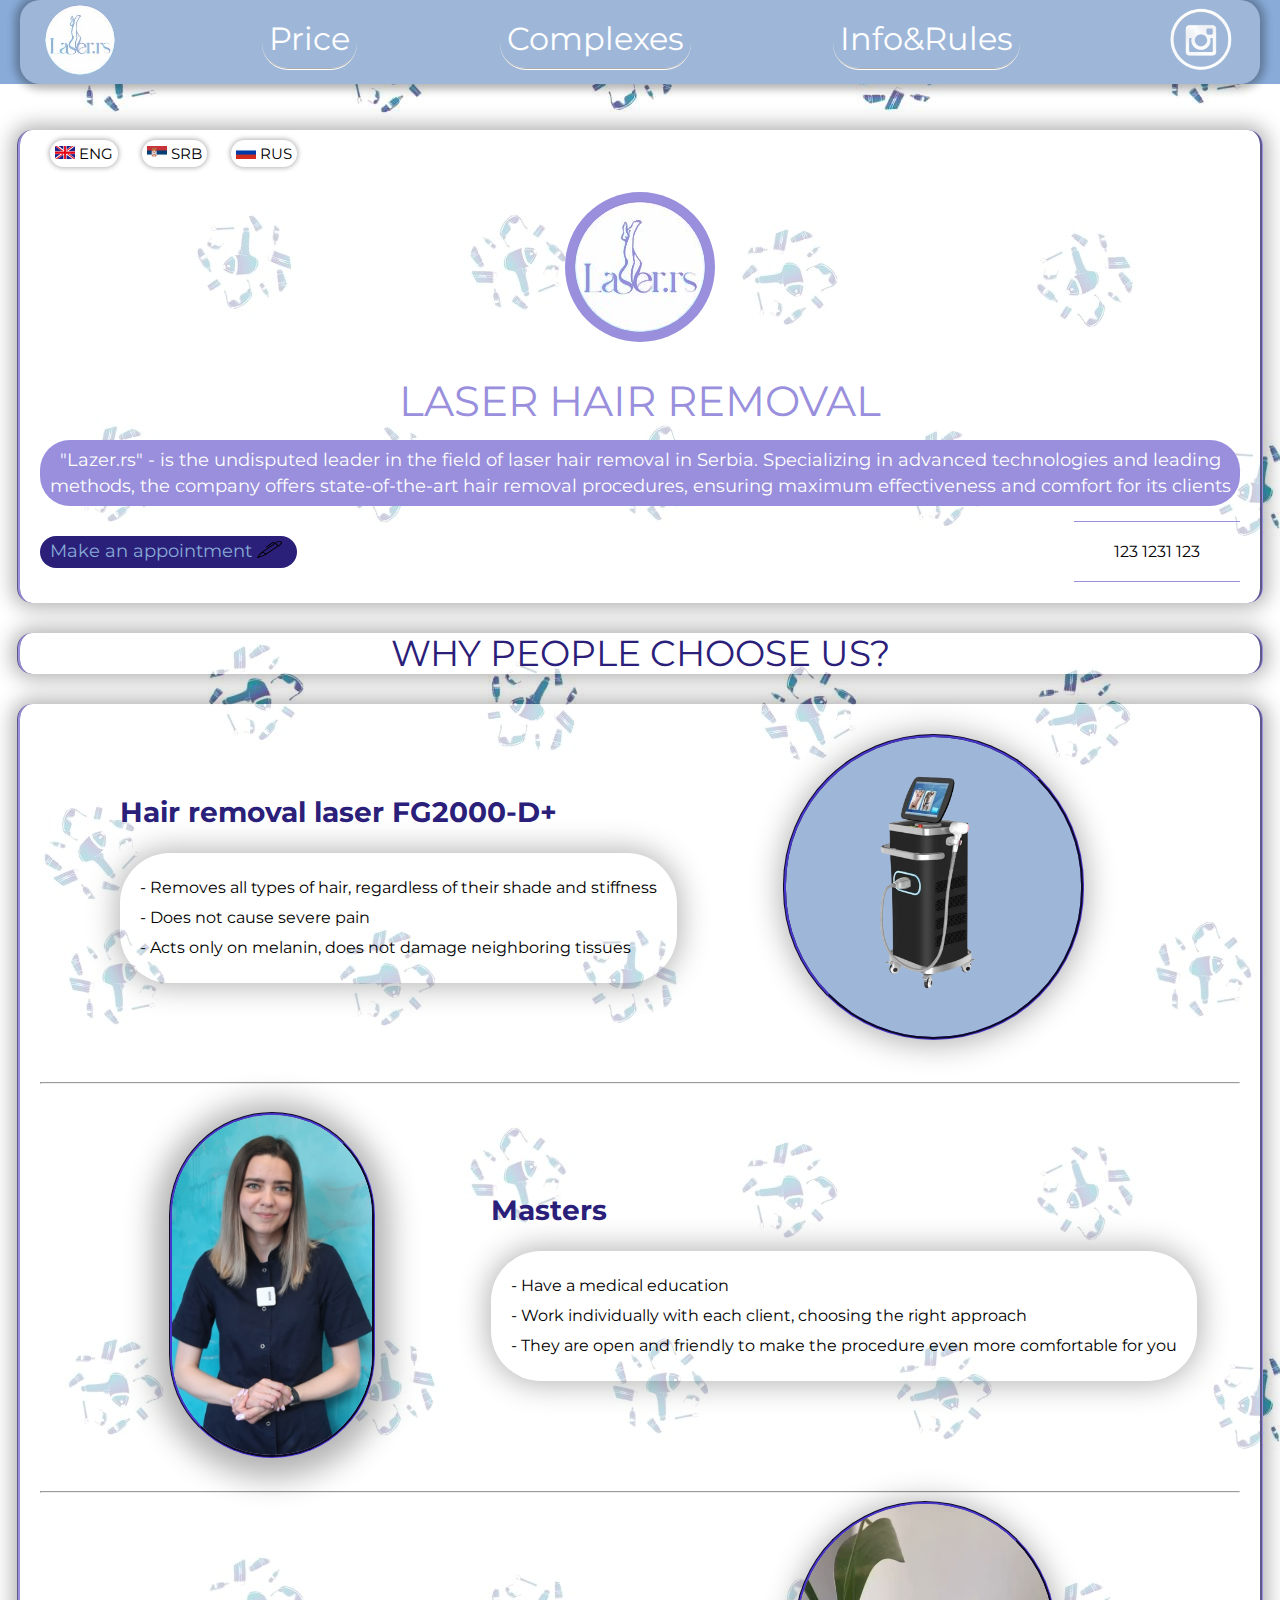
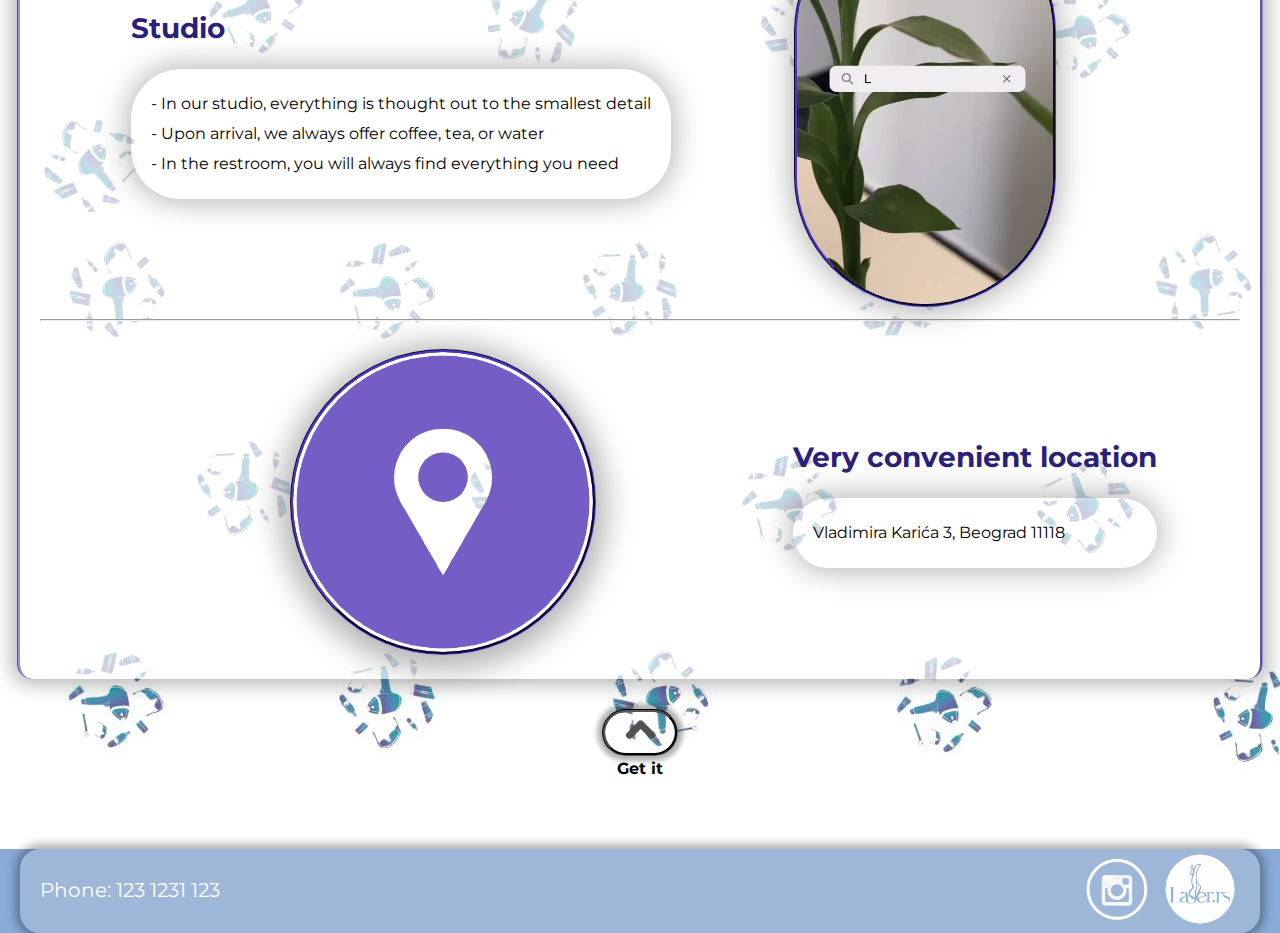
<file: index.html>
<!DOCTYPE html>
<html lang="en">
  <head>
    <meta charset="UTF-8" />
    <meta name="viewport" content="width=device-width, initial-scale=1.0" />
    <link rel="stylesheet" href="CSS/normalize.css" />
    <link rel="preconnect" href="https://fonts.googleapis.com" />
    <link rel="preconnect" href="https://fonts.gstatic.com" crossorigin />
    <link
      href="https://fonts.googleapis.com/css2?family=Inter:wght@400;700&family=Montserrat:wght@400;700&family=Poppins:wght@400;500;900&display=swap"
      rel="stylesheet"
    />
    <link type="image/x-icon" href="images/icon.ico" rel="shortcut icon" />
    <link rel="stylesheet" href="CSS/index.css" />
    <title>Laser.rs</title>
  </head>
  <body>
    <div id="wrap">
      <div class="static-header"></div>
      <header class="header">
        <div class="container-nav">
          <nav class="nav">
            <ul class="set-info">
              <li class="item-info item-info-lang">
                <a class="item-info-link-img" href="#">
                  <img
                    class="logo"
                    src="images/logo-removebg-preview.svg"
                    alt="logo"
                  />
                </a>
              </li>
              <li class="item-info">
                <a class="item-info-link lang" href="price.html" key="price"
                  >Price</a
                >
              </li>
              <li class="item-info">
                <a
                  class="item-info-link lang"
                  href="complexes.html"
                  key="discount"
                  >Complexes</a
                >
              </li>
              <li class="item-info">
                <a
                  class="item-info-link lang"
                  href="info&rules.html"
                  key="infoAndRules"
                  >Info&Rules</a
                >
              </li>
              <li class="item-info">
                <a
                  class="item-info-link-img"
                  href="https://www.instagram.com/laser.rs/"
                  target="_blank"
                  ><img
                    class="icon-inst"
                    src="images/instagram-icon.png"
                    alt="icon-inst"
                /></a>
              </li>
            </ul>

            <ul class="set-info-mobile">
              <li class="dropdown">
                <button onclick="firstFunction()" class="dropbtn"></button>
                <div id="dropdown-js" class="dropdown-content">
                  <a
                    class="item-info-link-mobile lang"
                    href="price.html"
                    key="price"
                    >Price</a
                  >
                  <a
                    class="item-info-link-mobile lang"
                    href="complexes.html"
                    key="discount"
                    >Complexes</a
                  >
                  <a
                    class="item-info-link-mobile lang"
                    href="info&rules.html"
                    key="infoAndRules"
                    >Info&Rules</a
                  >
                </div>
              </li>
              <li class="item-info-mobile">
                <a class="item-info-link-img-mobile" href="#">
                  <img
                    class="logo-mobile"
                    src="images/logo-removebg-preview.svg"
                    alt="logo"
                  />
                </a>
                <a
                  class="item-info-link-img-mobile"
                  href="https://www.instagram.com/laser.rs/"
                  target="_blank"
                  ><img
                    class="icon-inst-mobile"
                    src="images/instagram-icon.png"
                    alt="icon-inst"
                /></a>
              </li>
            </ul>
          </nav>
        </div>
      </header>

      <main class="main">
        <section class="laser-hair-removal">
          <div class="container" id="container">
            <button id="en" class="translate">
              <img src="images/flag-uk.jpg" alt="UK" /> ENG
            </button>
            <button id="rs" class="translate">
              <img src="images/flag-rs.png" alt="RS" /> SRB
            </button>
            <button id="ru" class="translate">
              <img src="images/flag-ru.png" alt="RU" /> RUS
            </button>

            <p class="core-logo-p">
              <img
                class="core-logo"
                src="images/logo-removebg-preview.svg"
                alt=""
              />
            </p>
            <h1 class="title lang" key="coreTitle" id="1">
              laser hair removal
            </h1>
            <p class="lazer-rs-is lang" key="lazerRsIs">
              "Lazer.rs" - is the undisputed leader in the field of laser hair
              removal in Serbia. Specializing in advanced technologies and
              leading methods, the company offers state-of-the-art hair removal
              procedures, ensuring maximum effectiveness and comfort for its
              clients
            </p>
            <ul class="contacts-set">
              <li class="contacts-item">
                <a
                  href="https://www.instagram.com/laser.rs/"
                  target="_blank"
                  class="contacts-text"
                >
                  <p class="contacts-link lang" key="appointment">
                    Make an appointment
                  </p>
                  <p>
                    <img class="contacts-img" src="images/pen.png" alt="Pen" />
                  </p>
                </a>
              </li>
              <li class="contacts-item">
                <a href="tel:" id="text-phone">123 1231 123</a>
              </li>
              <li class="contacts-item" id="item-link-img-phone-1251">
                <a href="tel:" class="contact-link">
                  <img
                    class="contacts-img"
                    id="contacts-img-phone"
                    src="images/phone3.png"
                    alt="Phone"
                /></a>
              </li>
            </ul>

            <ul class="contacts-set-mobile">
              <li class="contacts-item">
                <a
                  href="https://www.instagram.com/laser.rs/"
                  target="_blank"
                  class="contacts-text"
                >
                  <p class="contacts-link lang" key="appointment">
                    Make an appointment
                  </p>
                  <p>
                    <img class="contacts-img" src="images/pen.png" alt="Pen" />
                  </p>
                </a>
              </li>
              <li class="contacts-item">
                <a href="tel:" class="contact-link">
                  <img
                    class="contacts-img"
                    id="contacts-img-phone"
                    src="images/phone3.png"
                    alt="Phone"
                /></a>
              </li>
            </ul>
          </div>
        </section>

        <section class="peoples-choose">
          <div class="container">
            <h2 class="lang" key="choose">why people choose us?</h2>
          </div>
          <div class="container">
            <ul class="about-us">
              <li class="lazer-text">
                <h3 class="laser-name lang" key="laserName">
                  Hair removal laser FG2000-D+
                </h3>
                <div class="lazer-description">
                  <p class="lang" key="lazerDescription1">
                    - Removes all types of hair, regardless of their shade and
                    stiffness
                  </p>
                  <p class="lang" key="lazerDescription2">
                    - Does not cause severe pain
                  </p>
                  <p class="lang" key="lazerDescription3">
                    - Acts only on melanin, does not damage neighboring tissues
                  </p>
                </div>
              </li>
              <li class="lazer-img">
                <img src="images/lazer.png" alt="Lazer" />
              </li>
              <!-- mobile-version-element -->
              <li>
                <div class="lazer-description-mobile">
                  <p class="lang" key="lazerDescription1">
                    - Removes all types of hair, regardless of their shade and
                    stiffness
                  </p>
                  <p class="lang" key="lazerDescription2">
                    - Does not cause severe pain
                  </p>
                  <p class="lang" key="lazerDescription3">
                    - Acts only on melanin, does not damage neighboring tissues
                  </p>
                </div>
              </li>
            </ul>

            <hr />

            <ul class="about-us">
              <li class="lazer-text">
                <h3 class="laser-name lang" key="masters">Masters</h3>
                <div class="lazer-description">
                  <p class="lang" key="masterBenefits1">
                    - Have a medical education
                  </p>
                  <p class="lang" key="masterBenefits2">
                    - Work individually with each client, choosing the right
                    approach
                  </p>
                  <p class="lang" key="masterBenefits3">
                    - They are open and friendly to make the procedure even more
                    comfortable for you
                  </p>
                </div>
              </li>
              <li class="master-img-address">
                <img src="images/master.png" alt="" />
              </li>
              <!-- mobile-version-element -->
              <li>
                <div class="lazer-description-mobile">
                  <p class="lang" key="masterBenefits1">
                    - Have a medical education
                  </p>
                  <p class="lang" key="masterBenefits2">
                    - Work individually with each client, choosing the right
                    approach
                  </p>
                  <p class="lang" key="masterBenefits3">
                    - They are open and friendly to make the procedure even more
                    comfortable for you
                  </p>
                </div>
              </li>
            </ul>

            <hr />

            <ul class="about-us">
              <li class="lazer-text">
                <h3 class="laser-name lang" key="ourStudio">Studio</h3>
                <div class="lazer-description">
                  <p class="lang" key="studioBenefits1">
                    - In our studio, everything is thought out to the smallest
                    detail
                  </p>
                  <p class="lang" key="studioBenefits2">
                    - Upon arrival, we always offer coffee, tea, or water
                  </p>
                  <p class="lang" key="studioBenefits3">
                    - In the restroom, you will always find everything you need
                  </p>
                </div>
              </li>
              <li class="lazer-img-address">
                <video
                  id="video"
                  autoplay
                  muted
                  loop
                  src="videos/video.MP4"
                ></video>
              </li>
              <!-- mobile-version-element -->
              <li>
                <div class="lazer-description-mobile">
                  <p class="lang" key="studioBenefits1">
                    - In our studio, everything is thought out to the smallest
                    detail
                  </p>
                  <p class="lang" key="studioBenefits2">
                    - Upon arrival, we always offer coffee, tea, or water
                  </p>
                  <p class="lang" key="studioBenefits3">
                    - In the restroom, you will always find everything you need
                  </p>
                </div>
              </li>
            </ul>

            <hr />

            <ul class="about-us">
              <li class="lazer-text">
                <h3 class="laser-name lang" key="nameLocation">
                  Very convenient location
                </h3>
                <div class="lazer-description">
                  <a
                    class="adress-people's=choose lang"
                    key="nameAddress"
                    href="https://www.google.com/maps/place/Vladimira+Karic%CC%81a+3,+Beograd+11118/@44.792845,20.4800818,
                    17z/data=!3m1!4b1!4m6!3m5!1s0x475a707af3067439:0x90d1b
                    807e6670cf0!8m2!3d44.7928412!4d20.4826567!16s%2Fg%2F11kx2p7kh0?hl=en&entry=ttu"
                    target="_blank"
                    >Vladimira Karića 3, Beograd 11118</a
                  >
                </div>
              </li>
              <li class="lazer-img-address">
                <img src="images/address-pin.png" alt="" />
              </li>
              <!-- mobile-version-element -->
              <li>
                <div class="lazer-description-mobile">
                  <a
                    class="adress-people's=choose lang"
                    key="nameAddress"
                    href="https://www.google.com/maps/place/Vladimira+Karic%CC%81a+3,+Beograd+11118/@44.792845,20.4800818,
                    17z/data=!3m1!4b1!4m6!3m5!1s0x475a707af3067439:0x90d1b
                    807e6670cf0!8m2!3d44.7928412!4d20.4826567!16s%2Fg%2F11kx2p7kh0?hl=en&entry=ttu"
                    target="_blank"
                    >Vladimira Karića 3, Beograd 11118</a
                  >
                </div>
              </li>
            </ul>
          </div>
        </section>
        <section class="pointer">
          <ul class="pointer-set">
            <li class="pointer-item">
              <a class="pointer-link" href="#1">
                <img class="pointer-img" src="images/pointer.png" alt="" />
              </a>
            </li>
            <li>
              <p class="text-pointer lang" key="pointerUp">Get it</p>
            </li>
          </ul>
        </section>
      </main>
    </div>
    <footer class="footer">
      <div class="container-nav">
        <ul class="footer-set">
          <li class="footer-item">
            <a class="lang" key="footerPhone" href="tel:"
              >Phone: 123 1231 123</a
            >
          </li>
          <li class="item-info">
            <a
              class="item-info-link-img"
              href="https://www.instagram.com/laser.rs/"
              target="_blank"
              ><img
                class="icon-inst"
                src="images/instagram-icon.png"
                alt="icon-inst"
            /></a>

            <a class="item-info-link-img" href="#">
              <img
                class="logo"
                src="images/logo-removebg-preview.svg"
                alt="logo"
              />
            </a>
          </li>
        </ul>
      </div>
    </footer>
    <script src="js/code.jquery.com_jquery-3.7.0.min.js"></script>
    <script src="js/index.js"></script>
  </body>
</html>
</file>
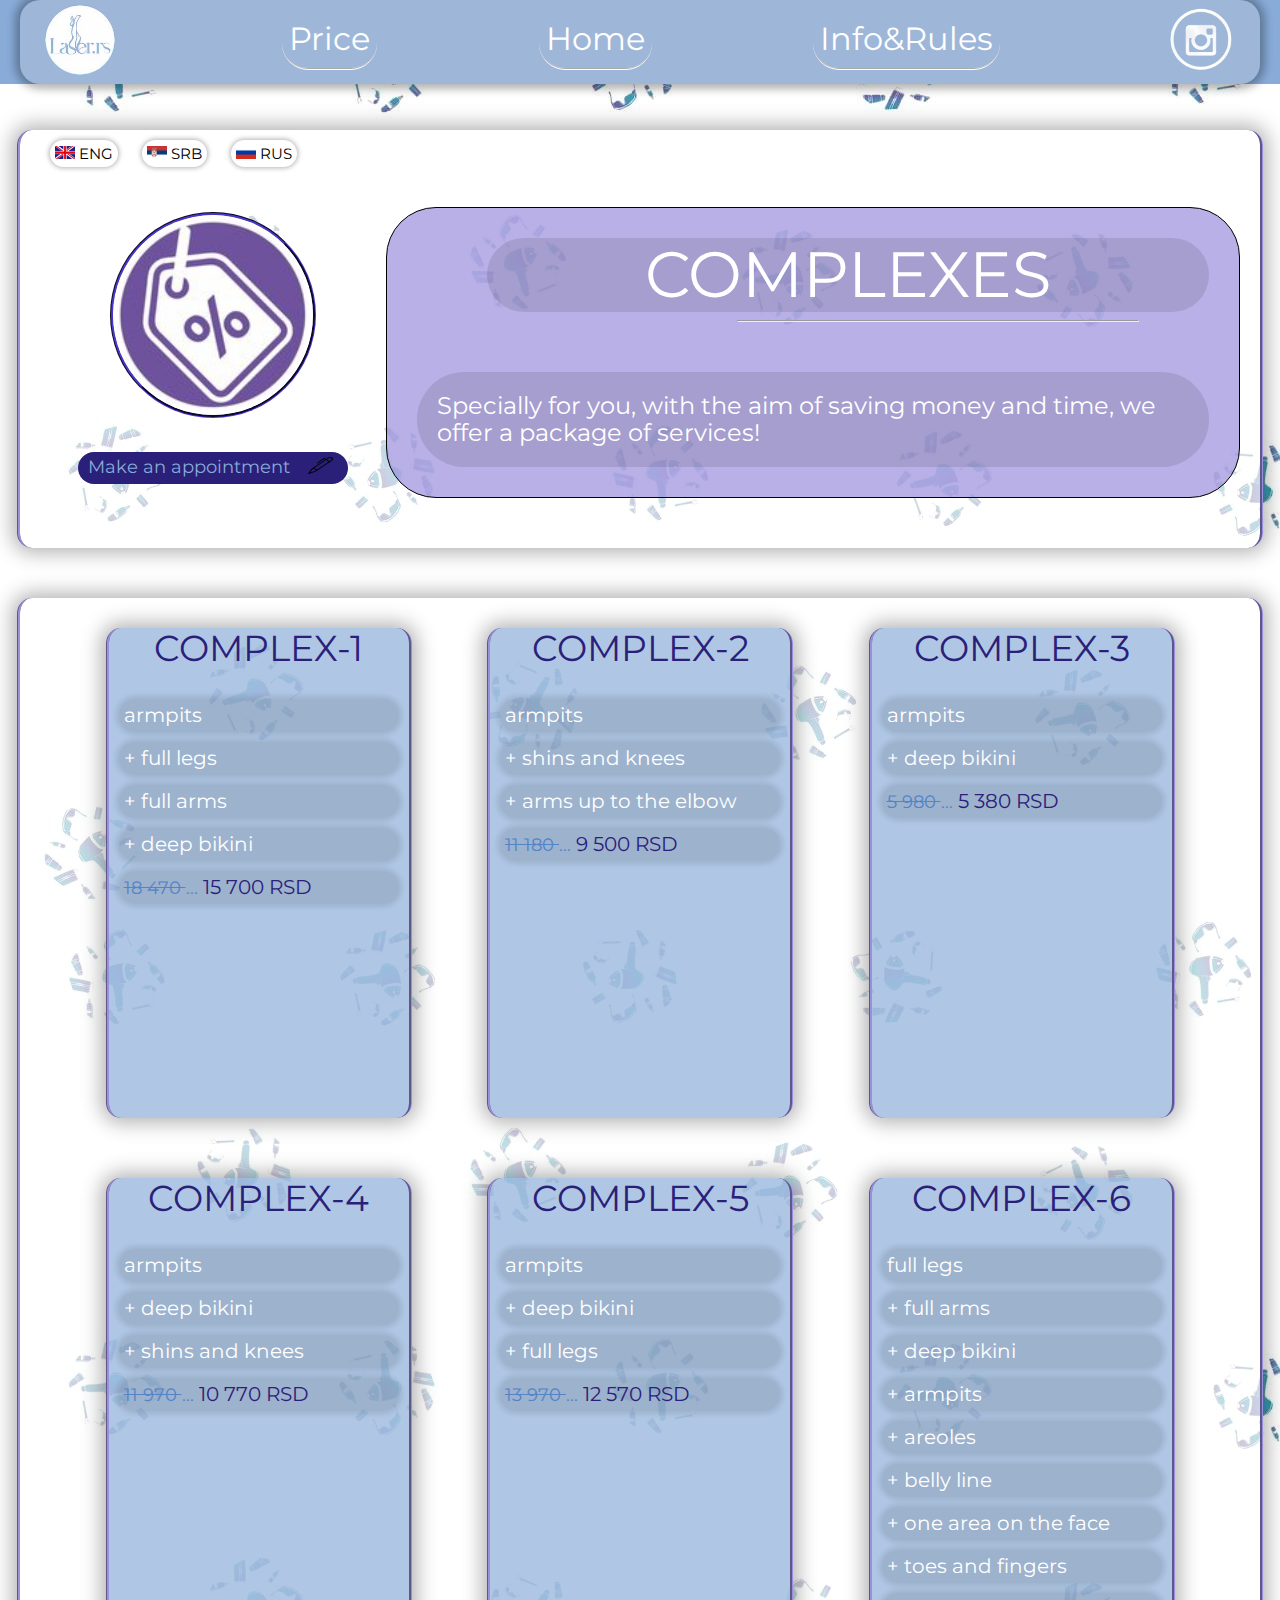
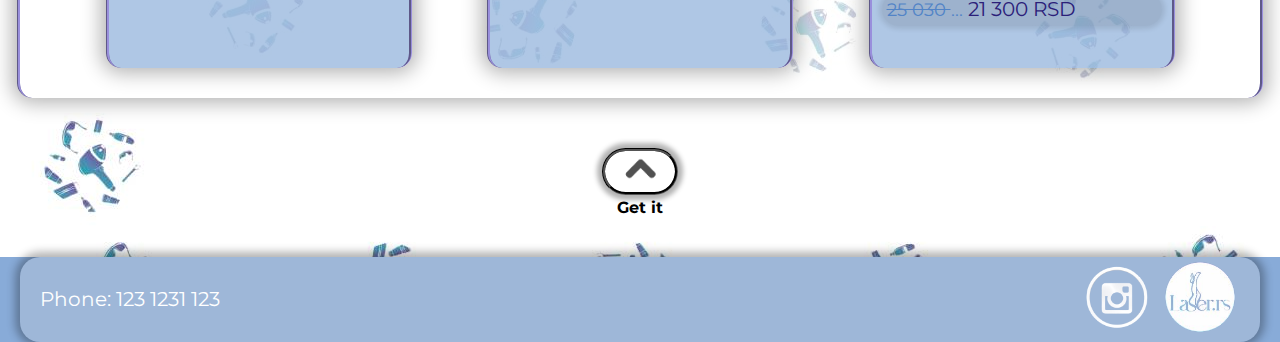
<file: complexes.html>
<!DOCTYPE html>
<html lang="en">
  <head>
    <meta charset="UTF-8" />
    <meta name="viewport" content="width=device-width, initial-scale=1.0" />
    <link rel="stylesheet" href="CSS/normalize.css" />
    <link rel="preconnect" href="https://fonts.googleapis.com" />
    <link rel="preconnect" href="https://fonts.gstatic.com" crossorigin />
    <link
      href="https://fonts.googleapis.com/css2?family=Inter:wght@400;700&family=Montserrat:wght@400;700&family=Poppins:wght@400;500;900&display=swap"
      rel="stylesheet"
    />
    <link rel="stylesheet" href="CSS/index.css" />
    <link type="image/x-icon" href="images/icon.ico" rel="shortcut icon" />
    <link rel="stylesheet" href="CSS/complexes.css" />
    <title>Lazer.rs - Complexes</title>
  </head>
  <body>
    <div id="wrap">
      <div class="static-header" id="1"></div>
      <header class="header">
        <div class="container-nav">
          <nav class="nav">
            <ul class="set-info">
              <li class="item-info item-info-lang">
                <a class="item-info-link-img" href="index.html">
                  <img
                    class="logo"
                    src="images/logo-removebg-preview.svg"
                    alt="logo"
                  />
                </a>
              </li>
              <li class="item-info">
                <a class="item-info-link lang" href="price.html" key="home"
                  >Price</a
                >
              </li>
              <li class="item-info">
                <a class="item-info-link lang" href="index.html" key="discount"
                  >Home</a
                >
              </li>
              <li class="item-info">
                <a
                  class="item-info-link lang"
                  href="info&rules.html"
                  key="infoAndRules"
                  >Info&Rules</a
                >
              </li>
              <li class="item-info">
                <a
                  class="item-info-link-img"
                  href="https://www.instagram.com/laser.rs/"
                  target="_blank"
                  ><img
                    class="icon-inst"
                    src="images/instagram-icon.png"
                    alt="icon-inst"
                /></a>
              </li>
            </ul>

            <ul class="set-info-mobile">
              <li class="dropdown">
                <button onclick="firstFunction()" class="dropbtn"></button>
                <div id="dropdown-js" class="dropdown-content">
                  <a
                    class="item-info-link-mobile lang"
                    href="price.html"
                    key="home"
                    >Price</a
                  >
                  <a
                    class="item-info-link-mobile lang"
                    href="index.html"
                    key="discount"
                    >Home</a
                  >
                  <a
                    class="item-info-link-mobile lang"
                    href="info&rules.html"
                    key="infoAndRules"
                    >Info&Rules</a
                  >
                </div>
              </li>
              <li class="item-info-mobile">
                <a class="item-info-link-img-mobile" href="index.html">
                  <img
                    class="logo-mobile"
                    src="images/logo-removebg-preview.svg"
                    alt="logo"
                  />
                </a>
                <a
                  class="item-info-link-img-mobile"
                  href="https://www.instagram.com/laser.rs/"
                  target="_blank"
                  ><img
                    class="icon-inst-mobile"
                    src="images/instagram-icon.png"
                    alt="icon-inst"
                /></a>
              </li>
            </ul>
          </nav>
        </div>
      </header>
      <main class="main">
        <section class="complexes-lazer-rs">
          <div class="container">
            <div class="btn-lang-complexes">
              <button id="en" class="translate btn-lang-en-1">
                <img src="images/flag-uk.jpg" alt="UK" /> ENG
              </button>
              <button id="rs" class="translate">
                <img src="images/flag-rs.png" alt="RS" /> SRB
              </button>
              <button id="ru" class="translate">
                <img src="images/flag-ru.png" alt="RU" /> RUS
              </button>
            </div>
            <ul class="complexes-set">
              <li class="complexes-item">
                <img class="discount-img" src="images/discount.jpg" alt="%" />
                <a
                  href="https://www.instagram.com/laser.rs/"
                  target="_blank"
                  class="contacts-text"
                >
                  <p class="contacts-link lang" key="appointment">
                    Make an appointment
                  </p>
                  <p>
                    <img class="contacts-img" src="images/pen.png" alt="Pen" />
                  </p>
                </a>
              </li>
              <li class="complexes-item">
                <div class="complexes-text-content">
                  <h1 class="title-complexes lang" key="complexes">
                    Complexes
                  </h1>
                  <hr class="line-under-core-title" />
                  <p class="text-complexes lang" key="speciallyForYou">
                    Specially for you, with the aim of saving money and time, we
                    offer a package of services!
                  </p>

                  <!-- Mobile Version -->
                  <a
                    href="https://www.instagram.com/laser.rs/"
                    target="_blank"
                    class="contacts-text contacts-text-mobile"
                  >
                    <p class="contacts-link lang" key="appointment">
                      Make an appointment
                    </p>
                    <p>
                      <img
                        class="contacts-img"
                        src="images/pen.png"
                        alt="Pen"
                      />
                    </p>
                  </a>
                  <!-- Mobile Version -->
                </div>
              </li>
            </ul>
          </div>
        </section>
        <section class="complexes-choose">
          <div class="container">
            <ul class="complexes-choose-set">
              <li class="complexes-choose-item">
                <h2 class="title-complexes-choose-item lang" key="complex1">
                  Complex-1
                </h2>
                <p class="text-complexes-choose-item lang" key="armpits">
                  armpits
                </p>
                <p class="text-complexes-choose-item lang" key="fullLegs">
                  + full legs
                </p>
                <p class="text-complexes-choose-item lang" key="fullArms">
                  + full arms
                </p>
                <p class="text-complexes-choose-item lang" key="deepBikini">
                  + deep bikini
                </p>
                <p class="text-complexes-choose-item">
                  <span class="old-price-complexes"><del>18 470 </del>... </span
                  ><span class="new-price-complexes"> 15 700 RSD</span>
                </p>
              </li>
              <li class="complexes-choose-item">
                <h2 class="title-complexes-choose-item lang" key="complex2">
                  Complex-2
                </h2>
                <p class="text-complexes-choose-item lang" key="armpits">
                  armpits
                </p>
                <p class="text-complexes-choose-item lang" key="shinsAndKnees1">
                  + shins and knees
                </p>
                <p class="text-complexes-choose-item lang" key="armsElbow">
                  + arms up to the elbow
                </p>
                <p class="text-complexes-choose-item">
                  <span class="old-price-complexes"><del>11 180 </del>... </span
                  ><span class="new-price-complexes"> 9 500 RSD</span>
                </p>
              </li>
              <li class="complexes-choose-item">
                <h2 class="title-complexes-choose-item lang" key="complex3">
                  Complex-3
                </h2>
                <p class="text-complexes-choose-item lang" key="armpits">
                  armpits
                </p>
                <p class="text-complexes-choose-item lang" key="deepBikini">
                  + deep bikini
                </p>
                <p class="text-complexes-choose-item">
                  <span class="old-price-complexes"><del>5 980 </del>... </span
                  ><span class="new-price-complexes">5 380 RSD</span>
                </p>
              </li>
              <li class="complexes-choose-item">
                <h2 class="title-complexes-choose-item lang" key="complex4">
                  Complex-4
                </h2>
                <p class="text-complexes-choose-item lang" key="armpits">
                  armpits
                </p>
                <p class="text-complexes-choose-item lang" key="deepBikini">
                  + deep bikini
                </p>
                <p class="text-complexes-choose-item lang" key="shinsAndKnees1">
                  + shins and knees
                </p>

                <p class="text-complexes-choose-item">
                  <span class="old-price-complexes"><del>11 970 </del>... </span
                  ><span class="new-price-complexes">10 770 RSD</span>
                </p>
              </li>
              <li class="complexes-choose-item">
                <h2 class="title-complexes-choose-item lang" key="complex5">
                  Complex-5
                </h2>
                <p class="text-complexes-choose-item lang" key="armpits">
                  armpits
                </p>
                <p class="text-complexes-choose-item lang" key="deepBikini">
                  + deep bikini
                </p>
                <p class="text-complexes-choose-item lang" key="fullLegs">
                  + full legs
                </p>

                <p class="text-complexes-choose-item">
                  <span class="old-price-complexes"><del>13 970 </del>... </span
                  ><span class="new-price-complexes">12 570 RSD</span>
                </p>
              </li>
              <li class="complexes-choose-item">
                <h2 class="title-complexes-choose-item lang" key="complex6">
                  Complex-6
                </h2>
                <p
                  class="text-complexes-choose-item lang"
                  key="fullLegsWithoutPlus"
                >
                  full legs
                </p>
                <p class="text-complexes-choose-item lang" key="fullArms">
                  + full arms
                </p>
                <p class="text-complexes-choose-item lang" key="deepBikini">
                  + deep bikini
                </p>
                <p
                  class="text-complexes-choose-item lang"
                  key="armpitsWithPlus"
                >
                  + armpits
                </p>
                <p class="text-complexes-choose-item lang" key="areoles">
                  + areoles
                </p>
                <p class="text-complexes-choose-item lang" key="bellyLine">
                  + belly line
                </p>
                <p class="text-complexes-choose-item lang" key="oneAreaFace">
                  + one area on the face
                </p>
                <p class="text-complexes-choose-item lang" key="toesAndFingers">
                  + toes and fingers
                </p>
                <p class="text-complexes-choose-item">
                  <span class="old-price-complexes"><del>25 030 </del>... </span
                  ><span class="new-price-complexes">21 300 RSD</span>
                </p>
              </li>
            </ul>
          </div>
        </section>
        <section class="pointer">
          <ul class="pointer-set">
            <li class="pointer-item">
              <a class="pointer-link" href="#1">
                <img class="pointer-img" src="images/pointer.png" alt="" />
              </a>
            </li>
            <li>
              <p class="text-pointer lang" key="pointerUp">Get it</p>
            </li>
          </ul>
        </section>
      </main>
    </div>
    <footer class="footer">
      <div class="container-nav">
        <ul class="footer-set">
          <li class="footer-item">
            <a class="lang" key="footerPhone" href="tel:"
              >Phone: 123 1231 123</a
            >
          </li>
          <li class="item-info">
            <a
              class="item-info-link-img"
              href="https://www.instagram.com/laser.rs/"
              target="_blank"
              ><img
                class="icon-inst"
                src="images/instagram-icon.png"
                alt="icon-inst"
            /></a>

            <a class="item-info-link-img" href="index.html">
              <img
                class="logo"
                src="images/logo-removebg-preview.svg"
                alt="logo"
              />
            </a>
          </li>
        </ul>
      </div>
    </footer>
    <script src="js/code.jquery.com_jquery-3.7.0.min.js"></script>
    <script src="js/index.js"></script>
    <script src="js/complexes.js"></script>
  </body>
</html>
</file>
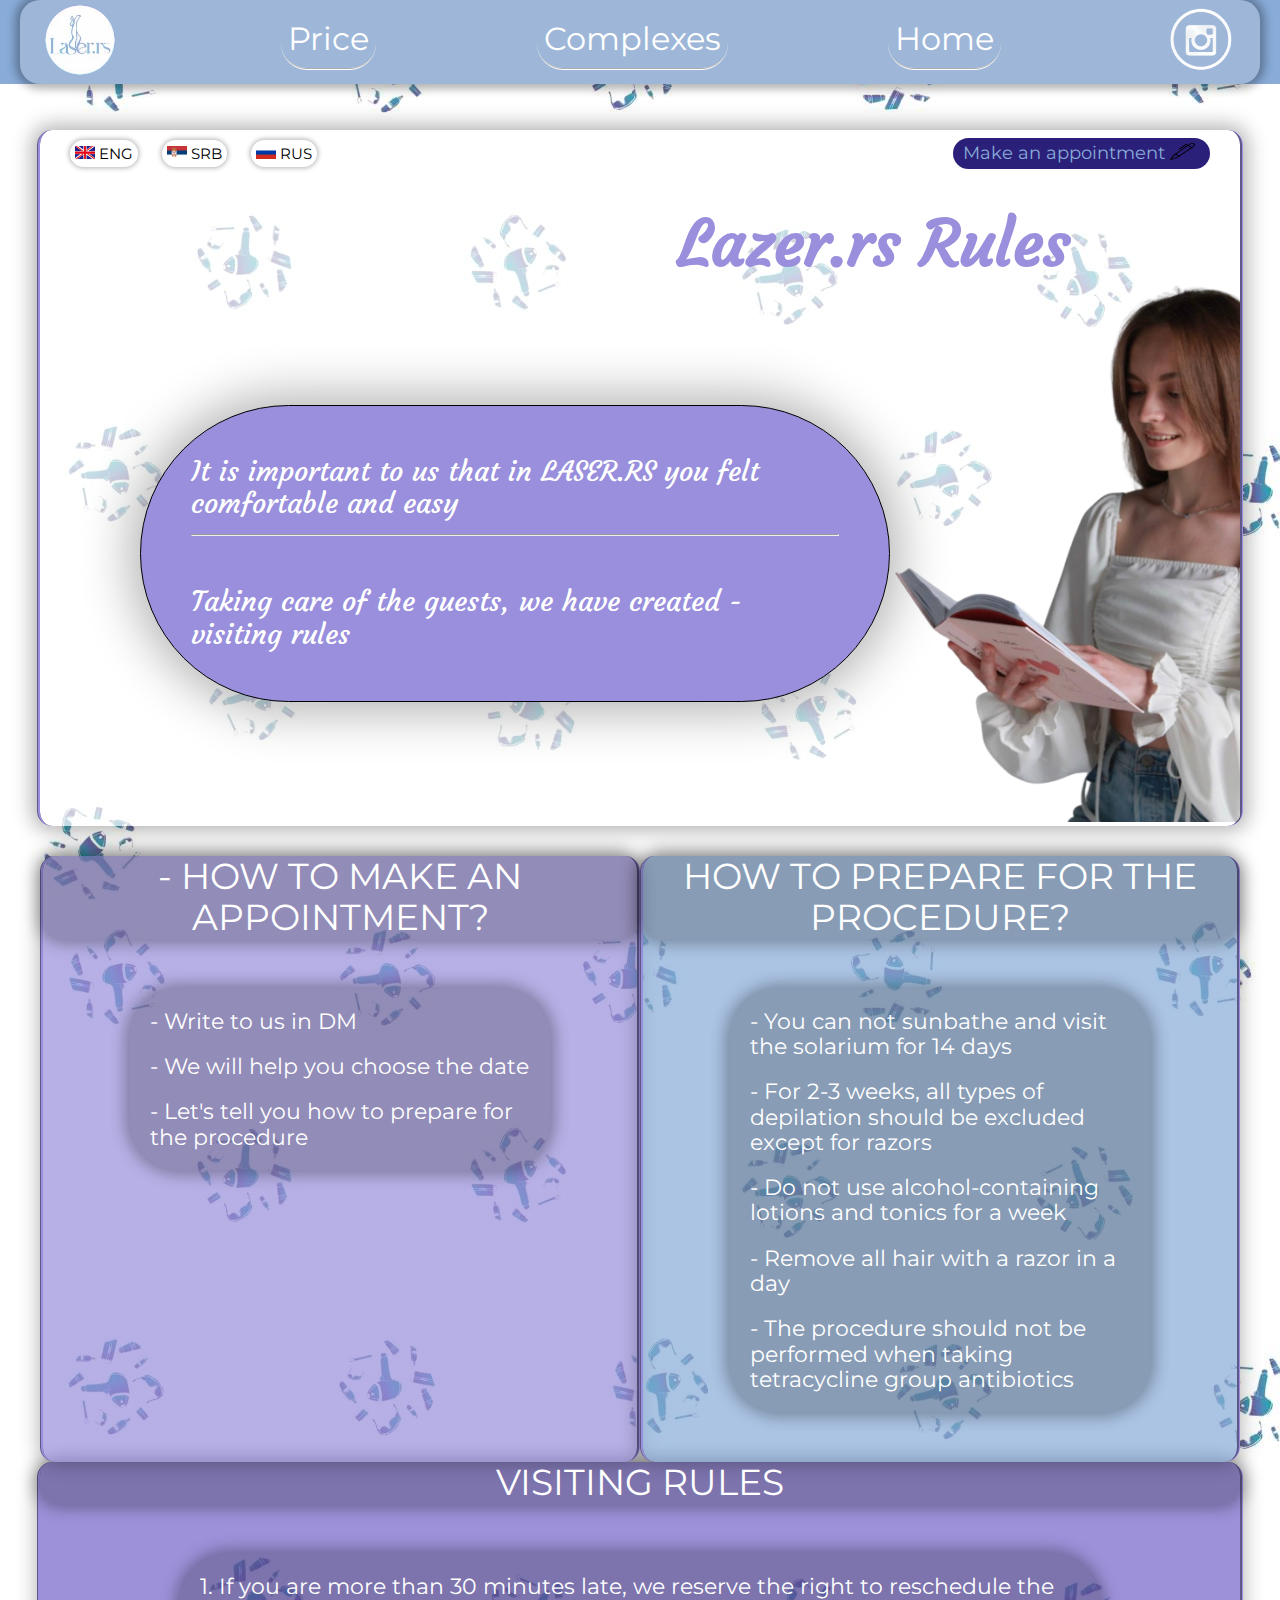
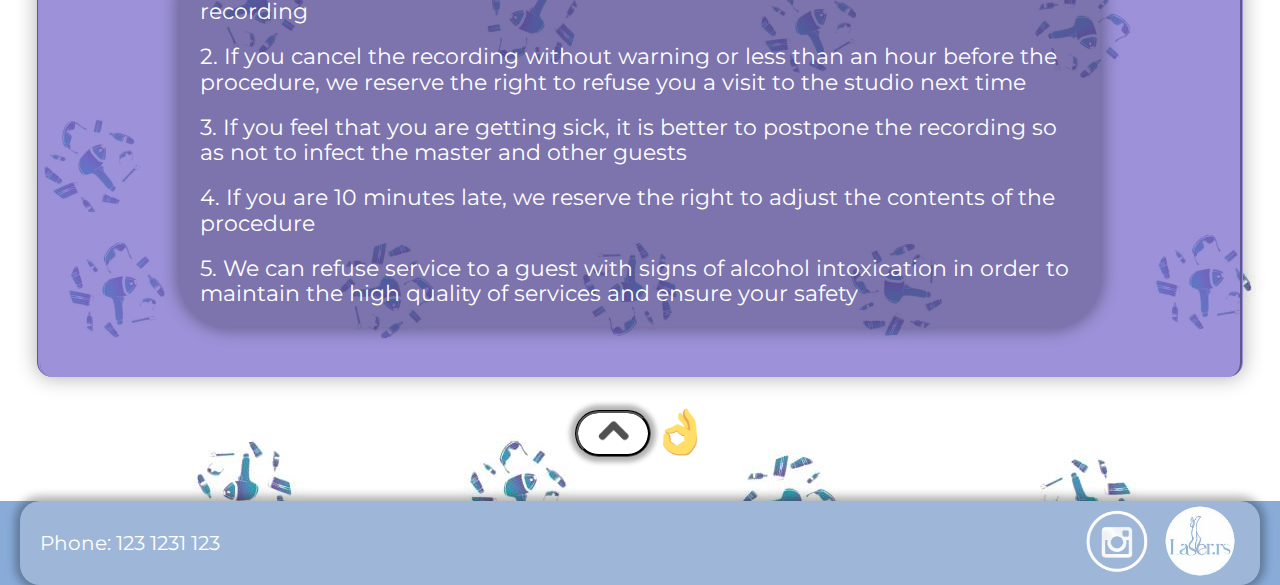
<file: info&rules.html>
<!DOCTYPE html>
<html lang="en">
  <head>
    <meta charset="UTF-8" />
    <meta name="viewport" content="width=device-width, initial-scale=1.0" />
    <link rel="stylesheet" href="CSS/normalize.css" />
    <link rel="preconnect" href="https://fonts.googleapis.com" />
    <link rel="preconnect" href="https://fonts.gstatic.com" crossorigin />
    <link
      href="https://fonts.googleapis.com/css2?family=Inter:wght@400;700&family=Montserrat:wght@400;700&family=Poppins:wght@400;500;900&display=swap"
      rel="stylesheet"
    />
    <link rel="preconnect" href="https://fonts.googleapis.com" />
    <link rel="preconnect" href="https://fonts.gstatic.com" crossorigin />
    <link
      href="https://fonts.googleapis.com/css2?family=Courgette&display=swap"
      rel="stylesheet"
    />
    <link rel="stylesheet" href="CSS/index.css" />
    <link type="image/x-icon" href="images/icon.ico" rel="shortcut icon" />
    <link rel="stylesheet" href="CSS/info&rules.css" />
    <title>Laser.rs - Info&Rules</title>
  </head>
  <body>
    <div id="wrap">
      <div class="static-header" id="1"></div>
      <header class="header">
        <div class="container-nav">
          <nav class="nav">
            <ul class="set-info">
              <li class="item-info item-info-lang">
                <a class="item-info-link-img" href="index.html">
                  <img
                    class="logo"
                    src="images/logo-removebg-preview.svg"
                    alt="logo"
                  />
                </a>
              </li>
              <li class="item-info">
                <a class="item-info-link lang" href="price.html" key="home"
                  >Price</a
                >
              </li>
              <li class="item-info">
                <a
                  class="item-info-link lang"
                  href="complexes.html"
                  key="discount"
                  >Complexes</a
                >
              </li>
              <li class="item-info">
                <a
                  class="item-info-link lang"
                  href="index.html"
                  key="infoAndRules"
                  >Home</a
                >
              </li>
              <li class="item-info">
                <a
                  class="item-info-link-img"
                  href="https://www.instagram.com/laser.rs/"
                  target="_blank"
                  ><img
                    class="icon-inst"
                    src="images/instagram-icon.png"
                    alt="icon-inst"
                /></a>
              </li>
            </ul>

            <ul class="set-info-mobile">
              <li class="dropdown">
                <button onclick="firstFunction()" class="dropbtn"></button>
                <div id="dropdown-js" class="dropdown-content">
                  <a
                    class="item-info-link-mobile lang"
                    href="price.html"
                    key="home"
                    >Price</a
                  >
                  <a
                    class="item-info-link-mobile lang"
                    href="complexes.html"
                    key="discount"
                    >Complexes</a
                  >
                  <a
                    class="item-info-link-mobile lang"
                    href="index.html"
                    key="infoAndRules"
                    >Home</a
                  >
                </div>
              </li>
              <li class="item-info-mobile">
                <a class="item-info-link-img-mobile" href="index.html">
                  <img
                    class="logo-mobile"
                    src="images/logo-removebg-preview.svg"
                    alt="logo"
                  />
                </a>
                <a
                  class="item-info-link-img-mobile"
                  href="https://www.instagram.com/laser.rs/"
                  target="_blank"
                  ><img
                    class="icon-inst-mobile"
                    src="images/instagram-icon.png"
                    alt="icon-inst"
                /></a>
              </li>
            </ul>
          </nav>
        </div>
      </header>
      <main class="main">
        <section class="lazer-rs-rules">
          <div class="container-1">
            <div class="language-and-appointment">
              <div class="only-btn">
                <button id="en" class="translate btn-lang-en-1">
                  <img src="images/flag-uk.jpg" alt="UK" /> ENG
                </button>
                <button id="rs" class="translate">
                  <img src="images/flag-rs.png" alt="RS" /> SRB
                </button>
                <button id="ru" class="translate">
                  <img src="images/flag-ru.png" alt="RU" /> RUS
                </button>
              </div>
              <a
                href="https://www.instagram.com/laser.rs/"
                target="_blank"
                class="contacts-text appointment-only"
              >
                <p class="contacts-link lang" key="appointment">
                  Make an appointment
                </p>
                <p>
                  <img class="contacts-img" src="images/pen.png" alt="Pen" />
                </p>
              </a>
            </div>
            <h1 class="lazer-rs-title-rules lang" key="rulesCoreTitle">
              Lazer.rs Rules
            </h1>
            <ul class="rules-set">
              <li class="rules-item-1">
                <div class="div-text-rules">
                  <p class="text-rules-1 lang" key="fraseLazer1">
                    It is important to us that in LASER.RS you felt comfortable
                    and easy
                  </p>
                  <hr />
                  <p class="text-rules-2 lang" key="fraseLazer2">
                    Taking care of the guests, we have created - visiting rules
                  </p>
                </div>
              </li>

              <!-- Mibile version btn -->
              <li>
                <a
                  href="https://www.instagram.com/laser.rs/"
                  target="_blank"
                  class="contacts-text appointment-only mobile-contacts"
                >
                  <p class="contacts-link lang" key="appointment">
                    Make an appointment
                  </p>
                  <p>
                    <img class="contacts-img" src="images/pen.png" alt="Pen" />
                  </p>
                </a>
              </li>
              <!-- Mibile version btn -->

              <li class="rules-item-2">
                <img class="photo-gerl" src="images/photo-gerl.png" alt="" />
              </li>
            </ul>
          </div>
        </section>
        <section class="lazer-rs-info">
          <div class="container-all">
            <div class="container-2">
              <h2 class="how-get-appointment lang" key="makeAppointment">
                - How to make an appointment?
              </h2>
              <div class="div-text-how-get-appointment">
                <p class="text-how-get-appointment lang" key="writeUs">
                  - Write to us in DM
                </p>
                <p class="text-how-get-appointment lang" key="weHelpYou">
                  - We will help you choose the date
                </p>
                <p
                  class="text-how-get-appointment lang"
                  key="prepareForProcedure"
                >
                  - Let's tell you how to prepare for the procedure
                </p>
              </div>
            </div>
            <div class="container-3">
              <h2 class="how-get-appointment lang" key="howPrepareForProcedure">
                How to prepare for the procedure?
              </h2>
              <div class="div-text-how-get-appointment">
                <p class="text-how-get-appointment lang" key="notVisitSolarium">
                  - You can not sunbathe and visit the solarium for 14 days
                </p>
                <p class="text-how-get-appointment lang" key="depilationRazor">
                  - For 2-3 weeks, all types of depilation should be excluded
                  except for razors
                </p>
                <p class="text-how-get-appointment lang" key="notUseAlcohol">
                  - Do not use alcohol-containing lotions and tonics for a week
                </p>
                <p class="text-how-get-appointment lang" key="removeHair">
                  - Remove all hair with a razor in a day
                </p>
                <p class="text-how-get-appointment lang" key="notAntibiotics">
                  - The procedure should not be performed when taking
                  tetracycline group antibiotics
                </p>
              </div>
            </div>
          </div>
          <div class="container-4">
            <h2 class="how-get-appointment lang" key="visitRules">
              Visiting rules
            </h2>
            <div class="div-text-visiting-rules">
              <p class="text-how-get-appointment lang" key="minutes30Late">
                1. If you are more than 30 minutes late, we reserve the right to
                reschedule the recording
              </p>
              <p class="text-how-get-appointment lang" key="cancelRecording">
                2. If you cancel the recording without warning or less than an
                hour before the procedure, we reserve the right to refuse you a
                visit to the studio next time
              </p>
              <p class="text-how-get-appointment lang" key="getSick">
                3. If you feel that you are getting sick, it is better to
                postpone the recording so as not to infect the master and other
                guests
              </p>
              <p class="text-how-get-appointment lang" key="minutes10Late">
                4. If you are 10 minutes late, we reserve the right to adjust
                the contents of the procedure
              </p>
              <p class="text-how-get-appointment lang" key="alcoholNoRecording">
                5. We can refuse service to a guest with signs of alcohol
                intoxication in order to maintain the high quality of services
                and ensure your safety
              </p>
            </div>
          </div>
        </section>
        <section class="pointer">
          <ul class="pointer-set margin-pointer">
            <li class="pointer-item">
              <a class="pointer-link" href="#1">
                <img class="pointer-img" src="images/pointer.png" alt="" />
                <img class="pointer-img-ok" src="images/Ok-img.png" alt="Ok" />
              </a>
            </li>
          </ul>
        </section>
      </main>
    </div>

    <footer class="footer">
      <div class="container-nav">
        <ul class="footer-set">
          <li class="footer-item">
            <a class="lang" key="footerPhone" href="tel:"
              >Phone: 123 1231 123</a
            >
          </li>
          <li class="item-info">
            <a
              class="item-info-link-img"
              href="https://www.instagram.com/laser.rs/"
              target="_blank"
              ><img
                class="icon-inst"
                src="images/instagram-icon.png"
                alt="icon-inst"
            /></a>

            <a class="item-info-link-img" href="index.html">
              <img
                class="logo"
                src="images/logo-removebg-preview.svg"
                alt="logo"
              />
            </a>
          </li>
        </ul>
      </div>
    </footer>
    <script src="js/code.jquery.com_jquery-3.7.0.min.js"></script>
    <script src="js/index.js"></script>
    <script src="js/info&rules.js"></script>
  </body>
</html>
</file>
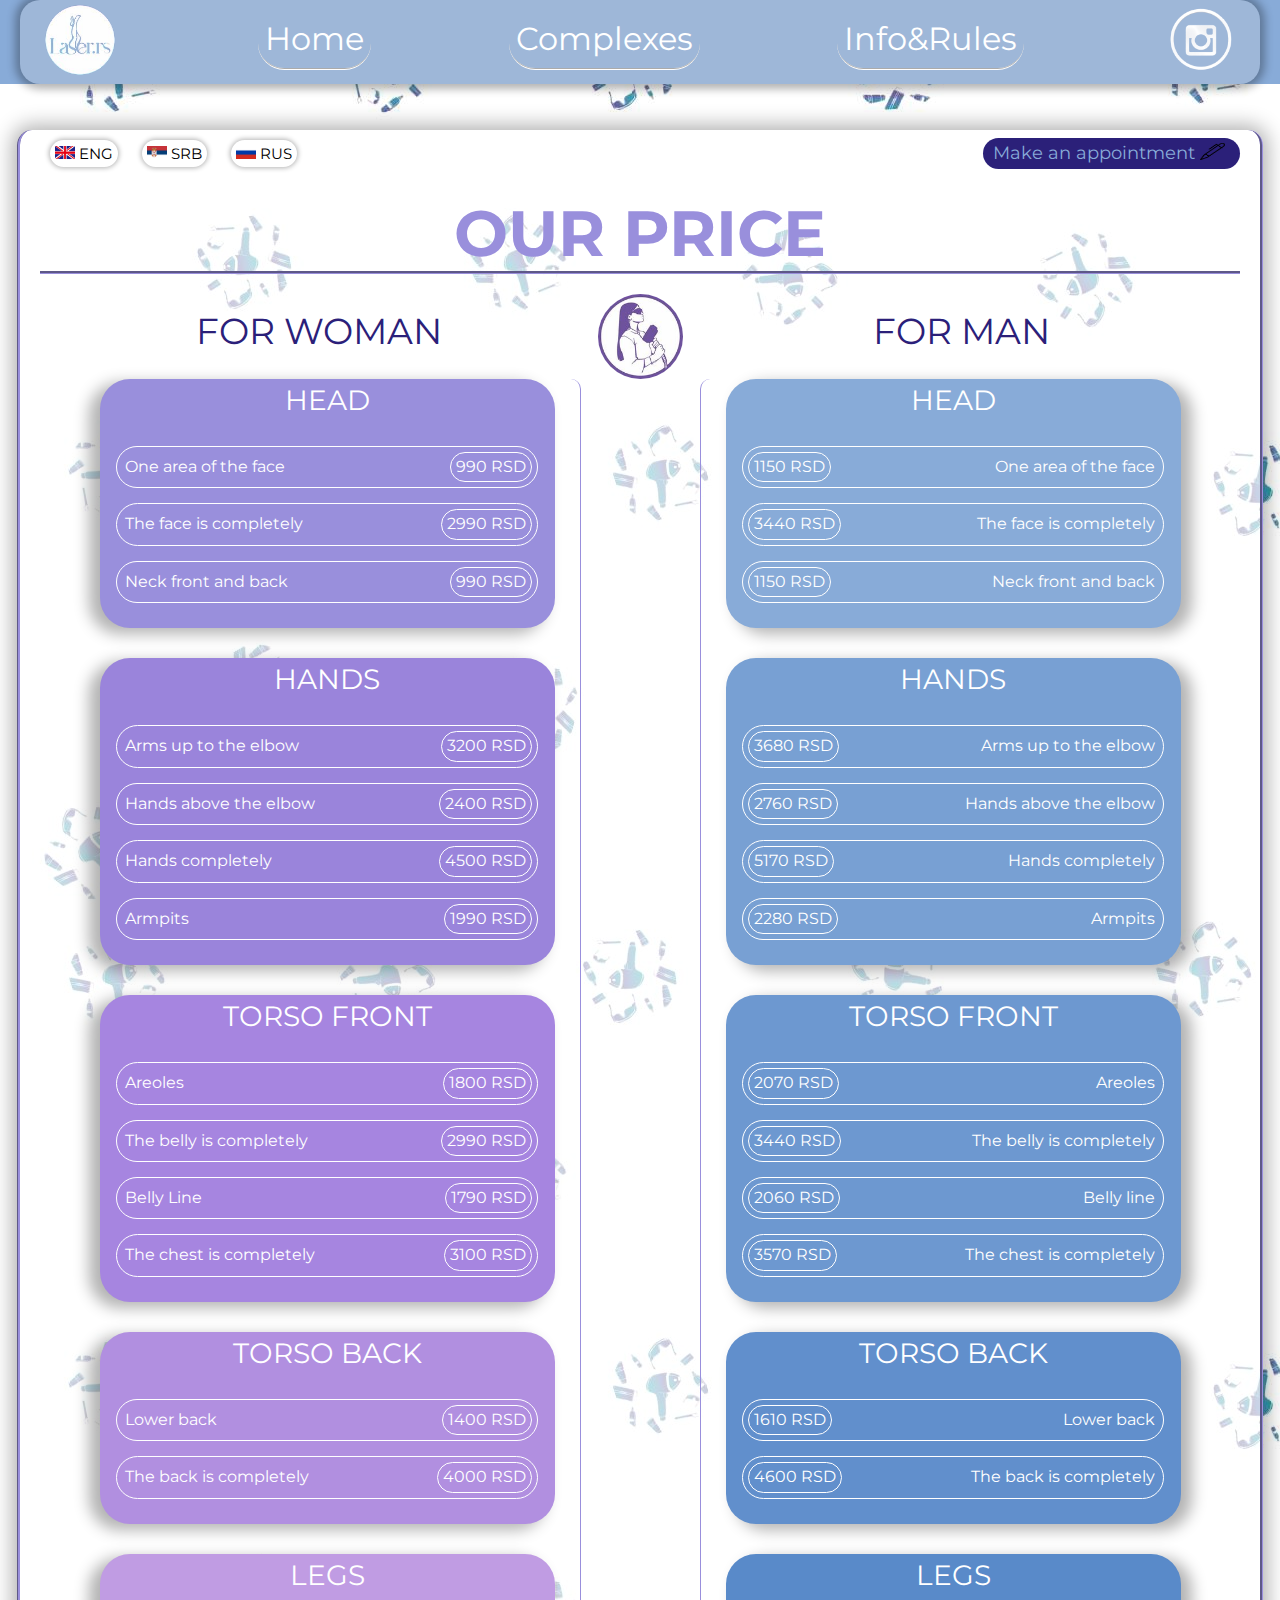
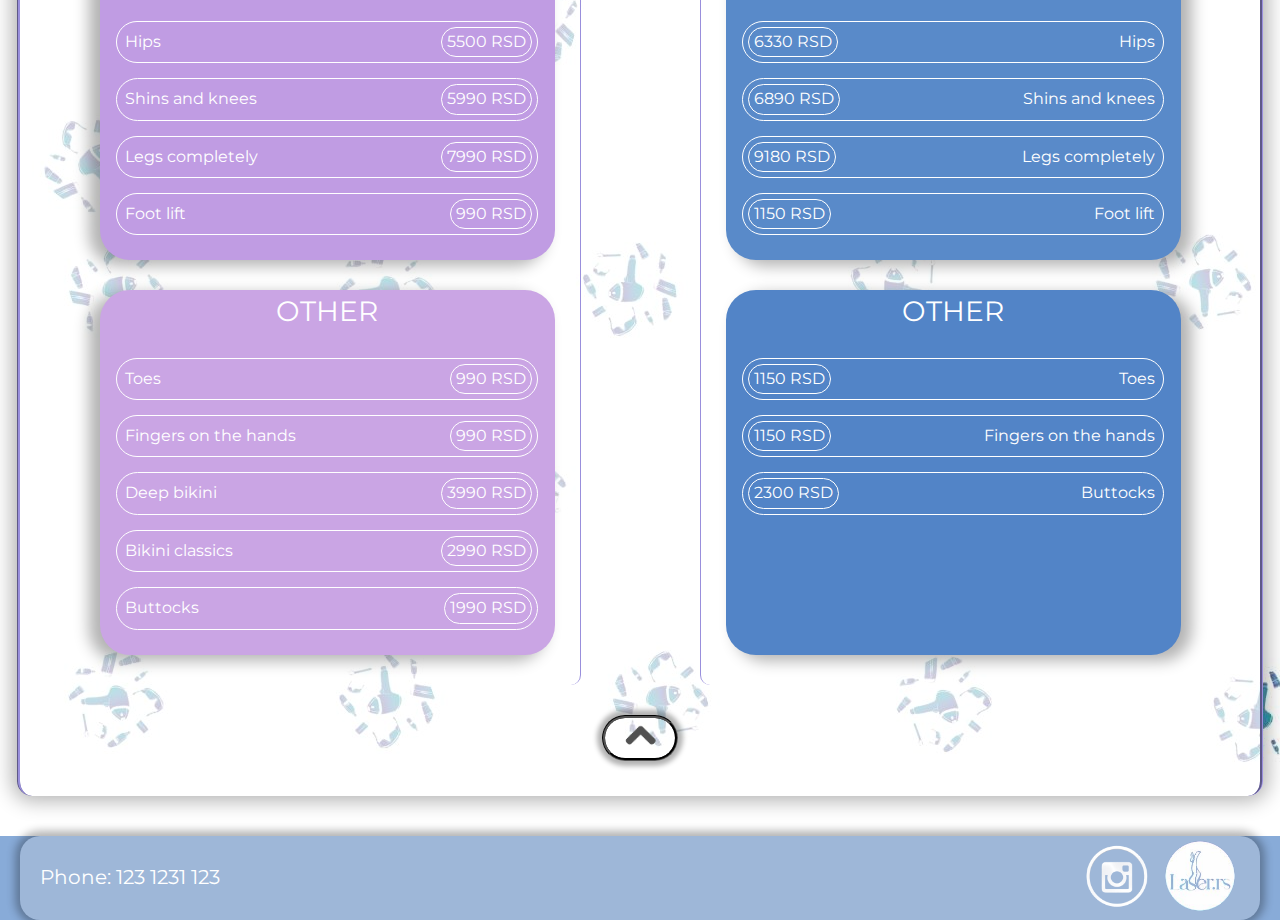
<file: price.html>
<!DOCTYPE html>
<html lang="en">
  <head>
    <meta charset="UTF-8" />
    <meta name="viewport" content="width=device-width, initial-scale=1.0" />
    <link rel="stylesheet" href="CSS/normalize.css" />
    <link rel="preconnect" href="https://fonts.googleapis.com" />
    <link rel="preconnect" href="https://fonts.gstatic.com" crossorigin />
    <link
      href="https://fonts.googleapis.com/css2?family=Inter:wght@400;700&family=Montserrat:wght@400;700&family=Poppins:wght@400;500;900&display=swap"
      rel="stylesheet"
    />
    <link rel="stylesheet" href="CSS/index.css" />
    <link type="image/x-icon" href="images/icon.ico" rel="shortcut icon" />
    <link rel="stylesheet" href="CSS/price.css" />
    <title>Laser.rs - Our Price</title>
  </head>
  <body>
    <div id="wrap">
      <div class="static-header" id="1"></div>
      <header class="header">
        <div class="container-nav">
          <nav class="nav">
            <ul class="set-info">
              <li class="item-info item-info-lang">
                <a class="item-info-link-img" href="index.html">
                  <img
                    class="logo"
                    src="images/logo-removebg-preview.svg"
                    alt="logo"
                  />
                </a>
              </li>
              <li class="item-info">
                <a class="item-info-link lang" href="index.html" key="home"
                  >Home</a
                >
              </li>
              <li class="item-info">
                <a
                  class="item-info-link lang"
                  href="complexes.html"
                  key="discount"
                  >Complexes</a
                >
              </li>
              <li class="item-info">
                <a
                  class="item-info-link lang"
                  href="info&rules.html"
                  key="infoAndRules"
                  >Info&Rules</a
                >
              </li>
              <li class="item-info">
                <a
                  class="item-info-link-img"
                  href="https://www.instagram.com/laser.rs/"
                  target="_blank"
                  ><img
                    class="icon-inst"
                    src="images/instagram-icon.png"
                    alt="icon-inst"
                /></a>
              </li>
            </ul>

            <ul class="set-info-mobile">
              <li class="dropdown">
                <button onclick="firstFunction()" class="dropbtn"></button>
                <div id="dropdown-js" class="dropdown-content">
                  <a
                    class="item-info-link-mobile lang"
                    href="index.html"
                    key="home"
                    >Home</a
                  >
                  <a
                    class="item-info-link-mobile lang"
                    href="complexes.html"
                    key="discount"
                    >Complexes</a
                  >
                  <a
                    class="item-info-link-mobile lang"
                    href="info&rules.html"
                    key="infoAndRules"
                    >Info&Rules</a
                  >
                </div>
              </li>
              <li class="item-info-mobile">
                <a class="item-info-link-img-mobile" href="index.html">
                  <img
                    class="logo-mobile"
                    src="images/logo-removebg-preview.svg"
                    alt="logo"
                  />
                </a>
                <a
                  class="item-info-link-img-mobile"
                  href="https://www.instagram.com/laser.rs/"
                  target="_blank"
                  ><img
                    class="icon-inst-mobile"
                    src="images/instagram-icon.png"
                    alt="icon-inst"
                /></a>
              </li>
            </ul>
          </nav>
        </div>
      </header>
      <main class="main">
        <section class="price-laser-haeir-removal">
          <div class="container">
            <ul class="lang-writeUs-set">
              <li class="lang-writeUs-item">
                <button id="en" class="translate">
                  <img src="images/flag-uk.jpg" alt="UK" /> ENG
                </button>
                <button id="rs" class="translate">
                  <img src="images/flag-rs.png" alt="RS" /> SRB
                </button>
                <button id="ru" class="translate">
                  <img src="images/flag-ru.png" alt="RU" /> RUS
                </button>
              </li>
              <li class="lang-writeUs-item">
                <a
                  href="https://www.instagram.com/laser.rs/"
                  target="_blank"
                  class="contacts-text"
                >
                  <p class="contacts-link lang" key="appointment">
                    Make an appointment
                  </p>
                  <p>
                    <img class="contacts-img" src="images/pen.png" alt="Pen" />
                  </p>
                </a>
              </li>
            </ul>
            <h1 class="title-price-core lang" key="ourPrice">Our Price</h1>

            <!-- Link on direct inst for mobile -->
            <a
              href="https://www.instagram.com/laser.rs/"
              target="_blank"
              class="contacts-text"
              id="link-direct-inst"
            >
              <p class="contacts-link lang" key="appointment">
                Make an appointment
              </p>
              <p>
                <img class="contacts-img" src="images/pen.png" alt="Pen" />
              </p>
            </a>
            <!-- Link on direct inst for mobile -->

            <div class="title-name">
              <h2 class="title-name-woman lang" key="forWoman">For Woman</h2>
              <img class="gerl-icon-title" src="images/girl.jpg" alt="gerl" />
              <h2 class="title-name-man lang" key="forMan">For Man</h2>
            </div>

            <!-- Title for woman Mobile -->
            <h2 class="title-name-woman-mobile lang" key="forWoman">
              For Woman
            </h2>
            <!-- Title for woman Mobile -->

            <div class="price-all">
              <div class="price-woman">
                <ul class="price-set-woman">
                  <li class="price-item-woman-1">
                    <h2 class="price-title lang" key="head">Head</h2>
                    <div class="price-text">
                      <p class="price-text-core lang" key="oneAreaFace">
                        One area of the face
                      </p>
                      <p class="price-text-costs lang">990 RSD</p>
                    </div>
                    <div class="price-text">
                      <p class="price-text-core lang" key="faceCompletely">
                        The face is completely
                      </p>
                      <p class="price-text-costs lang">2990 RSD</p>
                    </div>
                    <div class="price-text">
                      <p class="price-text-core lang" key="neck">
                        Neck front and back
                      </p>
                      <p class="price-text-costs lang">990 RSD</p>
                    </div>
                  </li>
                  <li class="price-item-woman-2">
                    <h2 class="price-title lang" key="hands">Hands</h2>
                    <div class="price-text">
                      <p class="price-text-core lang" key="armsUpElbow">
                        Arms up to the elbow
                      </p>
                      <p class="price-text-costs lang">3200 RSD</p>
                    </div>
                    <div class="price-text">
                      <p class="price-text-core lang" key="handsAboveElbow">
                        Hands above the elbow
                      </p>
                      <p class="price-text-costs lang">2400 RSD</p>
                    </div>
                    <div class="price-text">
                      <p class="price-text-core lang" key="handsCompletely">
                        Hands completely
                      </p>
                      <p class="price-text-costs lang">4500 RSD</p>
                    </div>
                    <div class="price-text">
                      <p class="price-text-core lang" key="armpits">Armpits</p>
                      <p class="price-text-costs lang">1990 RSD</p>
                    </div>
                  </li>
                  <li class="price-item-woman-3">
                    <h2 class="price-title lang" key="torsoFront">
                      Torso front
                    </h2>
                    <div class="price-text">
                      <p class="price-text-core lang" key="areoles">Areoles</p>
                      <p class="price-text-costs lang">1800 RSD</p>
                    </div>
                    <div class="price-text">
                      <p class="price-text-core lang" key="bellyCompletely">
                        The belly is completely
                      </p>
                      <p class="price-text-costs lang">2990 RSD</p>
                    </div>
                    <div class="price-text">
                      <p class="price-text-core lang" key="bellyLine">
                        Belly Line
                      </p>
                      <p class="price-text-costs lang">1790 RSD</p>
                    </div>
                    <div class="price-text">
                      <p class="price-text-core lang" key="chestCompletely">
                        The chest is completely
                      </p>
                      <p class="price-text-costs lang">3100 RSD</p>
                    </div>
                  </li>
                  <li class="price-item-woman-4">
                    <h2 class="price-title lang" key="torsoBack">Torso back</h2>
                    <div class="price-text">
                      <p class="price-text-core lang" key="lowerBack">
                        Lower back
                      </p>
                      <p class="price-text-costs lang">1400 RSD</p>
                    </div>
                    <div class="price-text">
                      <p class="price-text-core lang" key="backCompletely">
                        The back is completely
                      </p>
                      <p class="price-text-costs lang">4000 RSD</p>
                    </div>
                  </li>
                  <li class="price-item-woman-5">
                    <h2 class="price-title lang" key="legs">Legs</h2>
                    <div class="price-text">
                      <p class="price-text-core lang" key="hips">Hips</p>
                      <p class="price-text-costs lang">5500 RSD</p>
                    </div>
                    <div class="price-text">
                      <p class="price-text-core lang" key="shinsAndKnees">
                        Shins and knees
                      </p>
                      <p class="price-text-costs lang">5990 RSD</p>
                    </div>
                    <div class="price-text">
                      <p class="price-text-core lang" key="legsCompletely">
                        Legs completely
                      </p>
                      <p class="price-text-costs lang">7990 RSD</p>
                    </div>
                    <div class="price-text">
                      <p class="price-text-core lang" key="footLift">
                        Foot lift
                      </p>
                      <p class="price-text-costs lang">990 RSD</p>
                    </div>
                  </li>
                  <li class="price-item-woman-6">
                    <h2 class="price-title lang" key="other">Other</h2>
                    <div class="price-text">
                      <p class="price-text-core lang" key="toes">Toes</p>
                      <p class="price-text-costs lang">990 RSD</p>
                    </div>
                    <div class="price-text">
                      <p class="price-text-core lang" key="fingersHands">
                        Fingers on the hands
                      </p>
                      <p class="price-text-costs lang">990 RSD</p>
                    </div>
                    <div class="price-text">
                      <p class="price-text-core lang" key="deepBikini">
                        Deep bikini
                      </p>
                      <p class="price-text-costs lang">3990 RSD</p>
                    </div>
                    <div class="price-text">
                      <p class="price-text-core lang" key="bikiniClassics">
                        Bikini classics
                      </p>
                      <p class="price-text-costs lang">2990 RSD</p>
                    </div>
                    <div class="price-text">
                      <p class="price-text-core lang" key="buttocks">
                        Buttocks
                      </p>
                      <p class="price-text-costs lang">1990 RSD</p>
                    </div>
                  </li>
                </ul>
              </div>

              <!-- Title for woman Mobile -->
              <h2 class="title-name-man-mobile lang" key="forMan">For Man</h2>
              <!-- Title for woman Mobile -->

              <div class="price-man">
                <ul class="price-set-man">
                  <li class="price-item-man-1">
                    <h2 class="price-title lang" key="head">Head</h2>
                    <div class="price-text">
                      <p class="price-text-core lang" key="oneAreaFace">
                        One area of the face
                      </p>
                      <p class="price-text-costs lang">1150 RSD</p>
                    </div>
                    <div class="price-text">
                      <p class="price-text-core lang" key="faceCompletely">
                        The face is completely
                      </p>
                      <p class="price-text-costs lang">3440 RSD</p>
                    </div>
                    <div class="price-text">
                      <p class="price-text-core lang" key="neck">
                        Neck front and back
                      </p>
                      <p class="price-text-costs lang">1150 RSD</p>
                    </div>
                  </li>
                  <li class="price-item-man-2">
                    <h2 class="price-title lang" key="hands">Hands</h2>
                    <div class="price-text">
                      <p class="price-text-core lang" key="armsUpElbow">
                        Arms up to the elbow
                      </p>
                      <p class="price-text-costs lang">3680 RSD</p>
                    </div>
                    <div class="price-text">
                      <p class="price-text-core lang" key="handsAboveElbow">
                        Hands above the elbow
                      </p>
                      <p class="price-text-costs lang">2760 RSD</p>
                    </div>
                    <div class="price-text">
                      <p class="price-text-core lang" key="handsCompletely">
                        Hands completely
                      </p>
                      <p class="price-text-costs lang">5170 RSD</p>
                    </div>
                    <div class="price-text">
                      <p class="price-text-core lang" key="armpits">Armpits</p>
                      <p class="price-text-costs lang">2280 RSD</p>
                    </div>
                  </li>
                  <li class="price-item-man-3">
                    <h2 class="price-title lang" key="torsoFront">
                      Torso front
                    </h2>
                    <div class="price-text">
                      <p class="price-text-core lang" key="areoles">Areoles</p>
                      <p class="price-text-costs lang">2070 RSD</p>
                    </div>
                    <div class="price-text">
                      <p class="price-text-core lang" key="bellyCompletely">
                        The belly is completely
                      </p>
                      <p class="price-text-costs lang">3440 RSD</p>
                    </div>
                    <div class="price-text">
                      <p class="price-text-core lang" key="bellyLine">
                        Belly line
                      </p>
                      <p class="price-text-costs lang">2060 RSD</p>
                    </div>
                    <div class="price-text">
                      <p class="price-text-core lang" key="chestCompletely">
                        The chest is completely
                      </p>
                      <p class="price-text-costs lang">3570 RSD</p>
                    </div>
                  </li>
                  <li class="price-item-man-4">
                    <h2 class="price-title lang" key="torsoBack">Torso back</h2>
                    <div class="price-text">
                      <p class="price-text-core lang" key="lowerBack">
                        Lower back
                      </p>
                      <p class="price-text-costs lang">1610 RSD</p>
                    </div>
                    <div class="price-text">
                      <p class="price-text-core lang" key="backCompletely">
                        The back is completely
                      </p>
                      <p class="price-text-costs lang">4600 RSD</p>
                    </div>
                  </li>
                  <li class="price-item-man-5">
                    <h2 class="price-title lang" key="legs">Legs</h2>
                    <div class="price-text">
                      <p class="price-text-core lang" key="hips">Hips</p>
                      <p class="price-text-costs lang">6330 RSD</p>
                    </div>
                    <div class="price-text">
                      <p class="price-text-core lang" key="shinsAndKnees">
                        Shins and knees
                      </p>
                      <p class="price-text-costs lang">6890 RSD</p>
                    </div>
                    <div class="price-text">
                      <p class="price-text-core lang" key="legsCompletely">
                        Legs completely
                      </p>
                      <p class="price-text-costs lang">9180 RSD</p>
                    </div>
                    <div class="price-text">
                      <p class="price-text-core lang" key="footLift">
                        Foot lift
                      </p>
                      <p class="price-text-costs lang">1150 RSD</p>
                    </div>
                  </li>
                  <li class="price-item-man-6">
                    <h2 class="price-title lang" key="other">Other</h2>
                    <div class="price-text">
                      <p class="price-text-core lang" key="toes">Toes</p>
                      <p class="price-text-costs lang">1150 RSD</p>
                    </div>
                    <div class="price-text">
                      <p class="price-text-core lang" key="fingersHands">
                        Fingers on the hands
                      </p>
                      <p class="price-text-costs lang">1150 RSD</p>
                    </div>
                    <div class="price-text">
                      <p class="price-text-core lang" key="buttocks">
                        Buttocks
                      </p>
                      <p class="price-text-costs lang">2300 RSD</p>
                    </div>
                  </li>
                </ul>
              </div>
            </div>
            <ul class="pointer-set">
              <li class="pointer-item">
                <a class="pointer-link" href="#1">
                  <img class="pointer-img" src="images/pointer.png" alt="" />
                </a>
              </li>
            </ul>
          </div>
        </section>
      </main>
    </div>
    <footer class="footer">
      <div class="container-nav">
        <ul class="footer-set">
          <li class="footer-item">
            <a class="lang" key="footerPhone" href="tel:"
              >Phone: 123 1231 123</a
            >
          </li>
          <li class="item-info">
            <a
              class="item-info-link-img"
              href="https://www.instagram.com/laser.rs/"
              target="_blank"
              ><img
                class="icon-inst"
                src="images/instagram-icon.png"
                alt="icon-inst"
            /></a>

            <a class="item-info-link-img" href="index.html">
              <img
                class="logo"
                src="images/logo-removebg-preview.svg"
                alt="logo"
              />
            </a>
          </li>
        </ul>
      </div>
    </footer>
    <script src="js/code.jquery.com_jquery-3.7.0.min.js"></script>
    <script src="js/index.js"></script>
    <script src="js/price.js"></script>
  </body>
</html>
</file>
<file: CSS/index.css>
::-webkit-scrollbar {
  width: 10px;
}
::-webkit-scrollbar-track {
  background-color: rgba(158, 183, 216, 0.5);
}
::-webkit-scrollbar-thumb {
  background-color: rgba(43, 32, 121, 0.3);
  border-radius: 100px;
}
::-webkit-scrollbar-thumb:hover {
  background-color: rgba(43, 32, 121, 0.4);
}

html {
  scroll-behavior: smooth;
}

body {
  background-image: url(../images/ФОН2.jpg);

  font-family: "Montserrat", sans-serif;
  font-size: 16px;
  font-weight: 400;
}

html,
body {
  height: 100%;
}

#wrap {
  min-height: 100%;
}

.main {
  padding-bottom: 100px;
}

ul,
li,
h1,
h2,
h3,
p,
a,
img {
  margin: 0;
  padding: 0;
  text-decoration: none;
}

ul {
  list-style-type: none;
}

.static-header {
  height: 130px;
}

.header {
  background-color: #88abd8;
  margin: 0 0 70px;
  width: 100%;
  position: fixed;
  top: 0;
  z-index: 5;
}

.container-nav {
  max-width: 1200px;
  margin: 0 auto;
  padding: 0 20px;
  background-color: #9eb7d8;
  box-shadow: 0px 0px 8px 5px rgba(1, 1, 1, 0.3);
  border-radius: 20px;
}

.set-info {
  display: flex;
  justify-content: space-between;
  align-items: center;
}

.logo {
  max-width: 100px;
  max-height: 80px;
}

.item-info-lang {
  display: flex;
  flex-direction: column;
}

.translate {
  font-size: 15px;
  background-color: rgba(1, 1, 1, 0);
  border: none;
  box-shadow: 0 0 5px 1px rgba(1, 1, 1, 0.3);
  margin: 10px;
  border-radius: 30px;
  padding: 5px;
  cursor: pointer;
}

.translate:hover {
  background-color: #998fdc;
  color: white;
}

.translate img {
  width: 20px;
}

.item-info-link {
  color: white;
  font-size: 32px;
  font-weight: 400;
  line-height: 15px;
  border-radius: 30px;
  padding: 2px 7px 10px;
  border-bottom: 2px groove white;
}

.item-info-link:hover {
  color: black;
  font-size: 32px;
  font-weight: 400;
  line-height: 15px;
  border-radius: 30px;
  padding: 2px px 10px;
  border-bottom: 4px groove black;
  background-color: rgba(255, 255, 255, 0.3);
  box-shadow: 0 5px 10px 5px rgba(1, 1, 1, 0.3);
}

.icon-inst {
  max-width: 78px;
}

.icon-inst:hover {
  background-color: rgba(255, 255, 255, 0.1);
  border-radius: 100px;
}

.container {
  max-width: 1200px;
  margin: 0 auto;
  padding: 0 20px;
  background-color: rgba(255, 255, 255, 0.67);
  border-left: 3px groove #998fdc;
  border-right: 3px groove #998fdc;
  box-shadow: 0 0px 20px 5px rgba(1, 1, 1, 0.3);
  border-radius: 15px;
}

#container {
  padding-bottom: 15px;
}

.laser-hair-removal {
  margin: 0 0 30px;
}

.core-logo-p {
  text-align: center;
  margin: 0 0 30px;
  padding-top: 15px;
}

.core-logo {
  background-color: #998fdc;
  border-radius: 100px;
}

.title {
  text-align: center;
  text-transform: uppercase;
  color: #998fdc;
  margin: 0 0 15px;
  font-size: 42px;
  font-weight: 400;
}

.lazer-rs-is {
  padding: 7px;
  font-size: 18px;
  background-color: #998fdc;
  border-radius: 30px;
  text-align: center;
  line-height: 26px;
  color: white;
  margin-bottom: 30px;
}

.contacts-set {
  display: flex;
  justify-content: space-between;
  align-items: center;
  margin-bottom: 20px;
}

.contacts-text {
  display: flex;
  justify-content: space-between;
  align-items: center;
  padding: 5px 10px;
  color: black;
  border-radius: 50px;
  cursor: pointer;
  border: none;
  font-size: 18px;
  background-color: #2b2079;
}

.contacts-text:hover {
  padding: 5px 10px;
  border-radius: 50px;
  box-shadow: 0 0 10px 5px rgba(1, 1, 1, 0.3);
  background-color: rgba(1, 1, 1, 0);
}

.contacts-text p {
  color: #88abd8;
  padding-right: 5px;
}

.contacts-img {
  width: 25px;
  height: 17px;
}

h2 {
  font-size: 36px;
  font-weight: 400;
  margin: 0 0 30px;
  text-align: center;
  text-transform: uppercase;
  color: #2b2079;
}

.peoples-choose {
  margin-bottom: 30px;
}

.about-us {
  display: flex;
  justify-content: space-around;
  align-items: center;
}

.about-us h3 {
  font-size: 28px;
  color: #2b2079;
  margin-left: 30px;
}

.lazer-img img {
  max-height: 300px;
  background-color: #9eb7d8;
  border-radius: 400px;
  margin: 30px 5px;
  border: 3px groove #2b2079;
  box-shadow: 0 2px 30px 3px rgba(1, 1, 1, 0.3);
}

.about-us:nth-child(3),
.about-us:nth-child(7) {
  display: flex;
  justify-content: space-around;
  align-items: center;
  flex-direction: row-reverse;
}

.lazer-text a {
  color: black;
}

.lazer-description {
  margin-top: 25px;
  line-height: 30px;
  box-shadow: 0 0 30px 3px rgba(1, 1, 1, 0.3);
  border-radius: 50px;
  padding: 20px;
  margin-left: 30px;
}

.lazer-text a:hover {
  color: #998fdc;
  font-size: 18px;
}

.lazer-img-address {
  background-color: rgba(255, 255, 255, 0.1);
}

.lazer-img-address img {
  max-width: 300px;
  margin: 20px 0;
  border: 3px groove #2b2079;
  border-radius: 300px;
  box-shadow: 0 5px 30px 10px rgba(1, 1, 1, 0.3);
}

.master-img-address img {
  margin: 20px 0;
  border: 3px groove #2b2079;
  border-radius: 300px;
  max-width: 200px;
  box-shadow: 0 5px 30px 15px rgba(1, 1, 1, 0.3);
}

#video {
  max-width: 400px;
  border-radius: 300px;
  border: 3px groove #2b2079;
  height: 400px;
  box-shadow: 0 2px 30px 3px rgba(1, 1, 1, 0.3);
}

.pointer-set {
  display: flex;
  flex-direction: column;
  align-items: center;
}

.pointer-img {
  width: 70px;
  border-radius: 300px;
  box-shadow: 0 0 5px 5px rgba(1, 1, 1, 0.3);
  border: 3px groove black;
}

.pointer-img:hover {
  width: 70px;
  border-radius: 300px;
  box-shadow: 0 0 5px 5px rgba(1, 1, 1, 0.7);
}

.text-pointer {
  margin-bottom: 30px;
  font-weight: 700;
  color: black;
}

.footer {
  background-color: #88abd8;
  width: 100%;
  margin-bottom: 0;
  margin-top: -60px;
}

.footer-set {
  display: flex;
  justify-content: space-between;
  align-items: center;
}

.footer-item a {
  color: white;
  font-size: 20px;
}

@media (min-width: 1251px) {
  #contacts-img-phone,
  #item-link-img-phone-1251 {
    display: none;
  }
  #text-phone {
    padding: 20px 40px;
    border-bottom: 1px groove #998fdc;
    border-top: 1px groove #998fdc;
    color: black;
  }
}

@media (max-width: 1250px) {
  #text-phone {
    display: none;
  }
  #contacts-img-phone {
    width: 40px;
    height: 30px;
    padding: 15px 20px;
    background-color: white;
    border-radius: 50px;
    box-shadow: 0 0 10px 5px rgba(1, 1, 1, 0.3);
  }
  #contacts-img-phone:hover {
    width: 40px;
    height: 30px;
    padding: 15px 20px;
    background-color: #2b2079;
    color: white;
    border-radius: 50px;
  }
}

@media (max-width: 1240px) {
  .header,
  .footer {
    background-color: rgba(255, 255, 255, 0);
  }
}

@media (min-width: 1001px) {
  .lazer-description-mobile {
    display: none;
  }
}

@media (max-width: 1000px) {
  .about-us,
  .about-us:nth-child(3),
  .about-us:nth-child(7) {
    display: flex;
    align-items: center;
    flex-direction: column;
  }
  .laser-name {
    text-align: center;
    margin-top: 20px;
    text-transform: uppercase;
  }
  .lazer-description {
    display: none;
  }
  .lazer-description-mobile {
    margin-bottom: 20px;
    line-height: 25px;
    box-shadow: 0 0 30px 3px rgba(1, 1, 1, 0.3);
    border-radius: 50px;
    padding: 20px;
  }
  #video {
    margin-top: 20px;
    margin-bottom: 20px;
  }
  .about-us h3 {
    margin-left: 0;
  }
}

@media (min-width: 751px) {
  .set-info-mobile,
  .contacts-set-mobile {
    display: none;
  }
}

@media (max-width: 750px) {
  .static-header {
    height: 100px;
  }
  .set-info,
  .contacts-set {
    display: none;
  }
  .set-info-mobile {
    display: flex;
    justify-content: space-between;
    align-items: center;
  }
  .logo-mobile,
  .icon-inst-mobile,
  .logo,
  .icon-inst {
    width: 70px;
  }
  .dropbtn {
    background-image: url(../images/menu.png);
    width: 43px;
    height: 42px;
    border-radius: 10px;
  }

  .dropbtn:focus {
    color: #2b2079;
  }
  .dropdown {
    position: relative;
    display: inline-block;
  }
  .dropdown-content {
    display: none;
    position: absolute;
    background-color: #9eb7d8;
    min-width: 160px;
    height: 160px;
    margin: 10px 0;
    z-index: 10;
    box-shadow: 0 0 5px 5px rgba(1, 1, 1, 0.3);
    border-radius: 10px;
    border: 1px groove white;
  }
  .item-info-link-mobile {
    display: block;
    color: white;
    font-size: 20px;
    text-transform: uppercase;
    margin: 15px 5px 25px;
    border-bottom: 0.5px groove white;
    border-left: 0.5px groove white;
    border-radius: 30px;
    padding: 0 0 3px 10px;
  }
  .item-info-link-mobile:hover {
    background-color: #2b2079;
  }
  .show {
    display: block;
  }
  .contacts-set-mobile {
    display: flex;
    align-items: center;
    flex-direction: column;
  }
  .contacts-text {
    margin-top: 10px;
    margin-bottom: 30px;
  }
  .contacts-link,
  .contacts-img {
    padding: 10px;
    color: #88abd8;
  }
}

@media (max-width: 420px) {
  .footer-item a {
    font-size: 14px;
  }
  .lazer-img img,
  .lazer-img-address img {
    max-height: 250px;
  }
  .contacts-text {
    margin-top: 10px;
    margin-bottom: 30px;
    font-size: 16px;
  }
  .logo {
    width: 65px;
  }
  .icon-inst {
    width: 63px;
  }
}

@media (max-width: 319px) {
  .footer-item a {
    font-size: 12px;
  }
  .logo-mobile,
  .icon-inst-mobile {
    width: 60px;
  }
  .logo,
  .icon-inst {
    width: 55px;
  }
  .contacts-text {
    font-size: 13px;
  }
  .translate {
    font-size: 12px;
  }
  .translate img {
    width: 14px;
  }
  .title {
    font-size: 34px;
  }
  h2 {
    font-size: 24px;
  }
}
</file>
<file: CSS/complexes.css>
.complexes-lazer-rs {
  margin-bottom: 50px;
}

.btn-lang-complexes {
  margin-bottom: 30px;
}

.complexes-set {
  display: flex;
  justify-content: space-around;
  align-items: center;
  padding-bottom: 50px;
}

.discount-img {
  width: 200px;
  margin-right: 70px;
  margin-left: 70px;
  border-radius: 300px;
  border: 3px groove #2b2079;
}

.contacts-text {
  margin: 30px auto 10px;
  width: 250px;
}

.complexes-text-content {
  background-color: rgba(154, 143, 221, 0.7);
  border-radius: 50px;
  padding: 30px;
  border: 1px groove black;
}

.title-complexes {
  text-align: center;
  margin-left: 70px;
  color: white;
  font-size: 64px;
  background-color: rgba(2, 1, 2, 0.1);
  border-radius: 50px;
  text-transform: uppercase;
  font-weight: 400;
}
.line-under-core-title {
  width: 400px;
  margin-right: 70px;
  margin-bottom: 50px;
}

.text-complexes {
  color: white;
  font-size: 24px;
  background-color: rgba(2, 1, 2, 0.1);
  border-radius: 50px;
  padding: 20px;
}

.complexes-choose {
  margin-bottom: 50px;
}

.complexes-choose-set {
  display: flex;
  flex-wrap: wrap;
  justify-content: space-evenly;
  align-items: center;
}

.complexes-choose-item {
  background-color: rgba(136, 171, 216, 0.67);
  border-left: 3px groove #998fdc;
  border-right: 3px groove #998fdc;
  box-shadow: 0 0px 20px 5px rgba(1, 1, 1, 0.3);
  border-radius: 15px;
  height: 490px;
  margin: 30px 10px;
  width: 300px;
}
.complexes-choose-item:hover {
  box-shadow: 0 0px 20px 10px rgba(1, 1, 1, 0.7);
}

.text-complexes-choose-item {
  font-size: 20px;
  color: white;
  background-color: rgba(1, 1, 1, 0.1);
  box-shadow: 0 0 5px 3px rgba(1, 1, 1, 0.1);
  margin: 10px;
  border-radius: 50px;
  padding: 5px;
}
.text-complexes-choose-item:hover {
  box-shadow: 0 0 5px 3px rgba(1, 1, 1, 0.5);
}

.old-price-complexes {
  font-size: 18px;
  color: #5284c7;
}
.new-price-complexes {
  color: #2b2079;
}

.text-pointer {
  margin: 0;
}

@media (min-width: 951px) {
  .contacts-text-mobile {
    display: none;
  }
}

@media (max-width: 950px) {
  .complexes-set {
    display: flex;
    flex-direction: column;
    align-items: center;
  }
  .discount-img {
    margin-bottom: 50px;
  }
  .title-complexes {
    margin: 0;
  }
  .line-under-core-title {
    width: 80%;
    padding: 0;
    margin: 20px auto;
  }
  .contacts-text {
    display: none;
  }
  .contacts-text-mobile {
    display: flex;
    justify-content: space-between;
    align-items: center;
  }
}

@media (max-width: 550px) {
  .complexes-text-content {
    margin: 0 10px;
  }
  .title-complexes {
    font-size: 40px;
    padding: 5px;
  }
  .text-complexes {
    font-size: 16px;
  }
  .contacts-text-mobile {
    width: 200px;
  }
}

@media (max-width: 400px) {
  .title-complexes {
    font-size: 34px;
    padding: 5px;
  }
  .title-complexes-choose-item {
    font-size: 28px;
  }
  .complexes-text-content {
    padding: 10px;
  }
  .discount-img {
    margin-left: 10px;
    margin-right: 10px;
  }
  .contacts-text p {
    padding: 0;
  }
  .contacts-text-mobile {
    width: 150px;
  }
}

@media (max-width: 319px) {
  .title-complexes {
    font-size: 30px;
    padding: 5px;
  }
  .title-complexes-choose-item {
    font-size: 24px;
  }
  .text-complexes-choose-item {
    font-size: 16px;
  }
}
</file>
<file: CSS/info&rules.css>
.btn-lang-en-1 {
  margin-left: 30px;
}
.container-1 {
  max-width: 1200px;
  margin: 0 auto;
  background-color: rgba(255, 255, 255, 0.67);
  border-left: 3px groove #998fdc;
  border-right: 3px groove #998fdc;
  box-shadow: 0 0px 20px 5px rgba(1, 1, 1, 0.3);
  border-radius: 15px;
}

.language-and-appointment {
  display: flex;
  justify-content: space-between;
  align-items: center;
  margin-bottom: 30px;
}
.appointment-only {
  margin-right: 30px;
}

.lazer-rs-title-rules {
  font-family: "Courgette", cursive;
  font-size: 64px;
  color: #998fdc;
  text-align: right;
  margin-right: 170px;
}

.rules-set {
  display: flex;
  justify-content: space-between;
  align-items: center;
}
.rules-item-1 {
  margin-left: 100px;
}

.div-text-rules {
  background-color: #998fdc;
  padding: 50px;
  border-radius: 150px;
  border: 1px groove black;
  box-shadow: 0 0 50px 10px rgba(1, 1, 1, 0.3);
  color: white;
  font-family: "Courgette", cursive;
  font-size: 28px;
}
.text-rules-2 {
  margin-top: 50px;
}

.photo-gerl {
  max-width: 350px;
  border-radius: 5px;
}

.container-all {
  max-width: 1200px;
  margin: 30px auto 0;
  display: flex;
  justify-content: space-between;
}

.container-2 {
  max-width: 1200px;
  margin: 0 auto;
  background-color: rgba(153, 143, 220, 0.7);
  border-left: 3px groove #998fdc;
  border-right: 3px groove #998fdc;
  box-shadow: 0 0px 20px 1px rgba(1, 1, 1, 0.3);
  border-radius: 15px;
  width: 50%;
  color: white;
}
.container-2:hover {
  max-width: 1200px;
  margin: 0 auto;
  background-color: rgba(153, 143, 220, 0.85);
  border-left: 3px groove #998fdc;
  border-right: 3px groove #998fdc;
  border-radius: 15px;
  width: 50%;
  color: white;
}
.container-3 {
  max-width: 1200px;
  margin: 0 auto;
  background-color: rgba(136, 171, 216, 0.7);
  border-left: 3px groove #998fdc;
  border-right: 3px groove #998fdc;
  box-shadow: 0 0px 20px 1px rgba(1, 1, 1, 0.3);
  border-radius: 15px;
  width: 50%;
  color: white;
}
.container-3:hover {
  max-width: 1200px;
  margin: 0 auto;
  background-color: rgba(136, 171, 216, 0.85);
  border-left: 3px groove #998fdc;
  border-right: 3px groove #998fdc;
  border-radius: 15px;
  width: 50%;
  color: white;
}
.container-4 {
  max-width: 1200px;
  margin: 0 auto;
  background-color: rgba(115, 100, 202, 0.7);
  border-left: 3px groove #998fdc;
  border-right: 3px groove #998fdc;
  box-shadow: 0 0px 20px 1px rgba(1, 1, 1, 0.3);
  border-radius: 15px;
  color: white;
  padding-bottom: 50px;
}
.container-4:hover {
  max-width: 1200px;
  margin: 0 auto;
  background-color: rgba(115, 100, 202, 0.85);
  border-left: 3px groove #998fdc;
  border-right: 3px groove #998fdc;
  border-radius: 15px;

  color: white;
  padding-bottom: 50px;
}
.how-get-appointment {
  color: white;
  background-color: rgba(1, 1, 1, 0.2);
  box-shadow: 0 0 15px 5px rgba(1, 1, 1, 0.3);

  border-radius: 20px;
}

.div-text-how-get-appointment {
  margin: 0 auto;
  max-width: 400px;
  background-color: rgba(1, 1, 1, 0.2);
  padding: 10px;
  border-radius: 50px;
  box-shadow: 0 0 15px 5px rgba(1, 1, 1, 0.3);
  font-size: 22px;
  margin-bottom: 50px;
  margin-top: 50px;
  width: 80%;
}
.text-how-get-appointment {
  padding: 10px;
}

.div-text-visiting-rules {
  margin: 0 auto;
  max-width: 900px;
  background-color: rgba(1, 1, 1, 0.2);
  padding: 10px;
  border-radius: 50px;
  box-shadow: 0 0 15px 5px rgba(1, 1, 1, 0.3);
  font-size: 22px;
  margin-top: 50px;
  width: 80%;
}

.pointer {
  margin-top: 30px;
}
.pointer-img-ok {
  width: 50px;
}

@media (min-width: 801px) {
  .mobile-contacts {
    display: none;
  }
}

@media (max-width: 800px) {
  .container-1 {
    padding-bottom: 30px;
  }
  .appointment-only {
    display: none;
  }
  .mobile-contacts {
    display: flex;
    margin: 30px auto 0;
    width: 300px;
  }

  .rules-set {
    display: flex;
    flex-direction: column;
    align-items: center;
  }
  .photo-gerl {
    display: none;
  }

  .div-text-rules {
    margin-left: 10px;
    margin-right: 10px;
  }

  .text-rules-1,
  .text-rules-2 {
    font-size: 18px;
    margin: 0;
    padding: 0;
  }
  .rules-item-1,
  .lazer-rs-title-rules {
    margin: 0;
  }
  .lazer-rs-title-rules {
    font-size: 48px;
    margin-bottom: 20px;
    margin-right: 20px;
  }
  .container-all {
    display: flex;
    flex-direction: column-reverse;
  }
  .container-2,
  .container-3,
  .container-4 {
    width: 90%;
    margin-bottom: 20px;
  }
  .how-get-appointment {
    font-size: 24px;
  }
  .text-how-get-appointment {
    font-size: 14px;
  }
  .pointer-img-ok {
    display: none;
  }
}

@media (max-width: 450px) {
  .mobile-contacts {
    display: flex;
    margin: 30px auto 0;
    width: 200px;
  }
}
</file>
<file: CSS/price.css>
.lang-writeUs-set {
  display: flex;
  justify-content: space-between;
  align-items: center;
}

.title-price-core {
  text-align: center;
  margin-top: 20px;
  color: #998fdc;
  font-size: 64px;
  border-bottom: 3px groove #998fdc;
  text-transform: uppercase;
}

.title-name {
  display: flex;
  justify-content: space-around;
  align-items: center;
}

.title-name-woman,
.title-name-man {
  width: 40%;
  margin: 0;
  margin-top: 10px;
  flex: auto;
}

.gerl-icon-title {
  width: 85px;
  margin-top: 20px;
  border-radius: 100px;
}
.title-name-man-mobile,
.title-name-woman-mobile,
#link-direct-inst {
  display: none;
}

.price-all {
  display: flex;
  justify-content: space-around;
  color: white;
}
.price-man .price-set-man .price-item-man-1 .price-text,
.price-man .price-set-man .price-item-man-2 .price-text,
.price-man .price-set-man .price-item-man-3 .price-text,
.price-man .price-set-man .price-item-man-4 .price-text,
.price-man .price-set-man .price-item-man-5 .price-text,
.price-man .price-set-man .price-item-man-6 .price-text {
  flex-direction: row-reverse;
}
.price-man,
.price-woman {
  width: 40%;
}

.price-woman {
  border-right: 1px groove #998fdc;
  border-radius: 10px;
}

.price-man {
  border-left: 1px groove #998fdc;
  border-radius: 10px;
}

.price-title {
  margin: 0;
  margin-bottom: 30px;
  margin-top: 0px;
  text-align: center;
  color: white;
  font-size: 28px;
  padding-top: 5px;
}

/* FOR WOMAN */
.price-item-woman-1 {
  background-color: #998fdc;
  border-radius: 30px;
  margin-right: 25px;
  padding-bottom: 10px;
  margin-bottom: 30px;
  box-shadow: -10px 5px 15px 1px rgba(1, 1, 1, 0.3);
}

.price-item-woman-2 {
  background-color: #9a84db;
  border-radius: 30px;
  margin-right: 25px;
  padding-bottom: 10px;
  margin-bottom: 30px;
  box-shadow: -10px 5px 15px 1px rgba(1, 1, 1, 0.3);
}

.price-item-woman-3 {
  background-color: #a685e0;
  border-radius: 30px;
  margin-right: 25px;
  padding-bottom: 10px;
  margin-bottom: 30px;
  box-shadow: -10px 5px 15px 1px rgba(1, 1, 1, 0.3);
}

.price-item-woman-4 {
  background-color: #b18fe0;
  border-radius: 30px;
  margin-right: 25px;
  padding-bottom: 10px;
  margin-bottom: 30px;
  box-shadow: -10px 5px 15px 1px rgba(1, 1, 1, 0.3);
}

.price-item-woman-5 {
  background-color: #c09ce3;
  border-radius: 30px;
  margin-right: 25px;
  padding-bottom: 10px;
  margin-bottom: 30px;
  box-shadow: -10px 5px 15px 1px rgba(1, 1, 1, 0.3);
}

.price-item-woman-6 {
  background-color: #caa5e4;
  border-radius: 30px;
  margin-right: 25px;
  padding-bottom: 10px;
  margin-bottom: 30px;
  box-shadow: -10px 5px 15px 1px rgba(1, 1, 1, 0.3);
}

/* FOR MAN */
.price-item-man-1 {
  background-color: #88abd8;
  border-radius: 30px;
  margin-left: 25px;
  padding-bottom: 10px;
  margin-bottom: 30px;
  box-shadow: 10px 5px 15px 1px rgba(1, 1, 1, 0.3);
}

.price-item-man-2 {
  background-color: #78a0d3;
  border-radius: 30px;
  margin-left: 25px;
  padding-bottom: 10px;
  margin-bottom: 30px;
  box-shadow: 10px 5px 15px 1px rgba(1, 1, 1, 0.3);
}

.price-item-man-3 {
  background-color: #6d98d0;
  border-radius: 30px;
  margin-left: 25px;
  padding-bottom: 10px;
  margin-bottom: 30px;
  box-shadow: 10px 5px 15px 1px rgba(1, 1, 1, 0.3);
}

.price-item-man-4 {
  background-color: #618fcc;
  border-radius: 30px;
  margin-left: 25px;
  padding-bottom: 10px;
  margin-bottom: 30px;
  box-shadow: 10px 5px 15px 1px rgba(1, 1, 1, 0.3);
}

.price-item-man-5 {
  background-color: #598ac9;
  border-radius: 30px;
  margin-left: 25px;
  padding-bottom: 10px;
  margin-bottom: 30px;
  box-shadow: 10px 5px 15px 1px rgba(1, 1, 1, 0.3);
}

.price-item-man-6 {
  background-color: #5284c7;
  border-radius: 30px;
  margin-left: 25px;
  padding-bottom: 10px;
  margin-bottom: 30px;
  box-shadow: 10px 5px 15px 1px rgba(1, 1, 1, 0.3);
  padding-bottom: 125px;
}

.price-text {
  border: 1px groove white;
  border-radius: 50px;
  width: 90%;
  margin: 0 auto;
  display: flex;
  justify-content: space-between;
  align-items: center;
  padding: 5px;
  margin-bottom: 15px;
}

.price-text:hover {
  background-color: rgba(251, 251, 251, 1);
  color: #2b2079;
}

.price-text-core {
  padding: 0 3px;
  text-align: left;
}

.price-text-costs {
  border: 1px groove white;
  border-radius: 50px;
  padding: 5px;
  text-align: center;
}

.pointer-set {
  padding: 30px 0;
}

@media (max-width: 1020px) {
  .price-all {
    display: flex;
    flex-direction: column;
    align-items: center;
  }
  .price-woman,
  .price-man {
    width: 90%;
    border: none;
  }
  .price-item-woman-1,
  .price-item-woman-2,
  .price-item-woman-3,
  .price-item-woman-4,
  .price-item-woman-5,
  .price-item-woman-6,
  .price-item-man-1,
  .price-item-man-2,
  .price-item-man-3,
  .price-item-man-4,
  .price-item-man-5,
  .price-item-man-6 {
    margin: 40px 0;
    box-shadow: 0 0 10px 5px rgba(1, 1, 1, 0.3);
  }
  .title-name-woman,
  .title-name-man {
    display: none;
  }
  .title-name-woman-mobile,
  .title-name-man-mobile {
    display: block;
    margin: 30px 0 0;
    font-size: 32px;
  }
  .price-title {
    padding-right: 15px;
    padding-left: 15px;
  }
}

@media (max-width: 800px) {
  .price-title {
    font-size: 24px;
  }
  .price-text-core,
  .price-text-costs {
    font-size: 14px;
  }
  .contacts-text {
    display: none;
  }

  #link-direct-inst {
    display: flex;
    justify-content: space-between;
    align-items: center;
    max-width: 240px;
    margin: 20px auto 0;
    text-align: center;
    font-size: 16px;
  }
  .title-price-core {
    font-size: 50px;
  }
}

@media (max-width: 750px) {
  .contacts-img {
    padding: 0;
  }
}

@media (max-width: 405px) {
  .price-text-core,
  .price-text-costs {
    font-size: 14px;
  }
  .title-price-core {
    font-size: 38px;
  }
  .price-title {
    font-size: 20px;
  }
  .title-name-woman-mobile,
  .title-name-man-mobile {
    display: block;
    margin: 30px 0 0;
    font-size: 26px;
  }
  .price-man .price-set-man .price-item-man-1 .price-text,
  .price-man .price-set-man .price-item-man-2 .price-text,
  .price-man .price-set-man .price-item-man-3 .price-text,
  .price-man .price-set-man .price-item-man-4 .price-text,
  .price-man .price-set-man .price-item-man-5 .price-text,
  .price-man .price-set-man .price-item-man-6 .price-text {
    flex-direction: row;
  }
}

@media (max-width: 370px) {
  .price-text-core {
    font-size: 12px;
  }
  #link-direct-inst {
    display: flex;
    justify-content: space-between;
    align-items: center;
    max-width: 240px;
    margin: 20px auto 0;
    text-align: center;
    font-size: 14px;
  }
}
</file>
